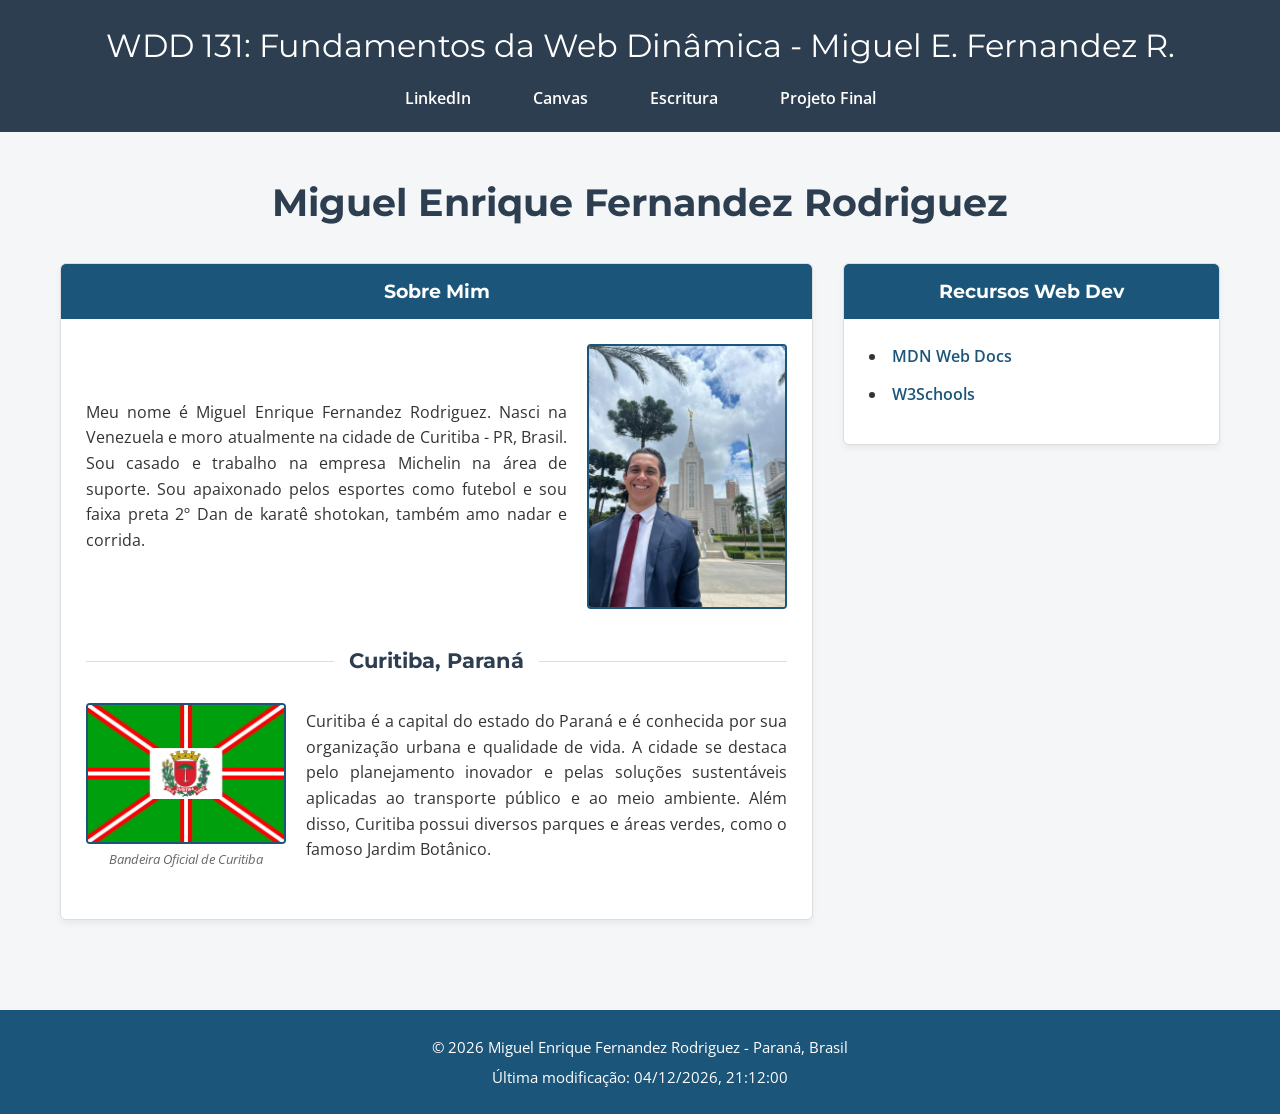
<file: index.html>
<!DOCTYPE html>
<html lang="pt-BR">

<head>
    <meta charset="UTF-8">
    <meta name="viewport" content="width=device-width, initial-scale=1.0">
    <title>WDD 131 – Fundamentos da Web Dinâmica - Miguel Enrique Fernandez Rodriguez</title>
    <link rel="stylesheet" href="estilos/base.css">
    <script src="scripts/obterdatas.js" defer></script>
    <meta name="description"
        content="WDD 131 – Fundamentos da Web Dinâmica. Página inicial de Miguel Enrique Fernandez Rodriguez.">
    <meta name="author" content="Miguel Enrique Fernandez Rodriguez">
    <link rel="preconnect" href="https://fonts.googleapis.com">
    <link rel="preconnect" href="https://fonts.gstatic.com" crossorigin>
    <link
        href="https://fonts.googleapis.com/css2?family=Montserrat:wght@400;700&family=Open+Sans:wght@400;600&display=swap"
        rel="stylesheet">
</head>

<body>

    <header>
        <h1><span id="course-title">WDD 131: Fundamentos da Web Dinâmica</span> - Miguel E. Fernandez R.
        </h1>
        <nav>
            <ul>
                <li><a href="https://www.linkedin.com/in/miguel-enrique-fernandez-rodriguez-088626b6/?isSelfProfile=false"
                        target="_blank">LinkedIn</a></li>
                <li><a href="https://byui.instructure.com/" target="_blank">Canvas</a></li>
                <li><a href="https://www.churchofjesuschrist.org/study/scriptures/bofm/2-ne/28?lang=por&id=p30#p30"
                        target="_blank">Escritura</a></li>
                <li><a href="#projeto-final">Projeto Final</a></li>
            </ul>
        </nav>
    </header>

    <main>
        <h2 class="main-title">Miguel Enrique Fernandez Rodriguez</h2>

        <div class="container-flex">
            <section class="card card-about">
                <div class="card-header">Sobre Mim</div>
                <div class="card-body">
                    <div class="profile-container">
                        <p class="profile-text">
                            Meu nome é Miguel Enrique Fernandez Rodriguez. Nasci na Venezuela e moro atualmente na
                            cidade de Curitiba - PR, Brasil. Sou casado e trabalho na empresa Michelin na área de
                            suporte. Sou apaixonado pelos esportes como futebol e sou faixa preta 2º Dan de karatê
                            shotokan, também amo nadar e corrida.
                        </p>
                        <div class="profile-img-container">
                            <img src="imagens/miguel.jpg" alt="Olá! Sou Miguel" width="200">
                        </div>
                    </div>

                    <div class="section-divider">
                        <h3>Curitiba, Paraná</h3>
                    </div>

                    <div class="city-container">
                        <div class="flag-container">
                            <div class="flag-box">
                                <img src="imagens/bandeira_curitiba.jpg" alt="Bandeira Oficial de Curitiba" width="200">
                            </div>
                            <div class="flag-caption">Bandeira Oficial de Curitiba</div>
                        </div>
                        <p class="city-text">
                            Curitiba é a capital do estado do Paraná e é conhecida por sua organização urbana e
                            qualidade de vida. A cidade se destaca pelo planejamento inovador e pelas soluções
                            sustentáveis aplicadas ao transporte público e ao meio ambiente. Além disso, Curitiba possui
                            diversos parques e áreas verdes, como o famoso Jardim Botânico.
                        </p>
                    </div>
                </div>
            </section>

            <section class="card card-resources">
                <div class="card-header">Recursos Web Dev</div>
                <div class="card-body">
                    <ul class="resources-list">
                        <li><a href="https://developer.mozilla.org" target="_blank">MDN Web Docs</a></li>
                        <li><a href="https://w3schools.com" target="_blank">W3Schools</a></li>
                    </ul>
                </div>
            </section>
        </div>
    </main>

    <footer>
        <p>&copy; <span id="anoAtual"></span> Miguel Enrique Fernandez Rodriguez - Paraná, Brasil</p>
        <p id="ultimaModificacao"></p>
    </footer>

</body>

</html>
</file>
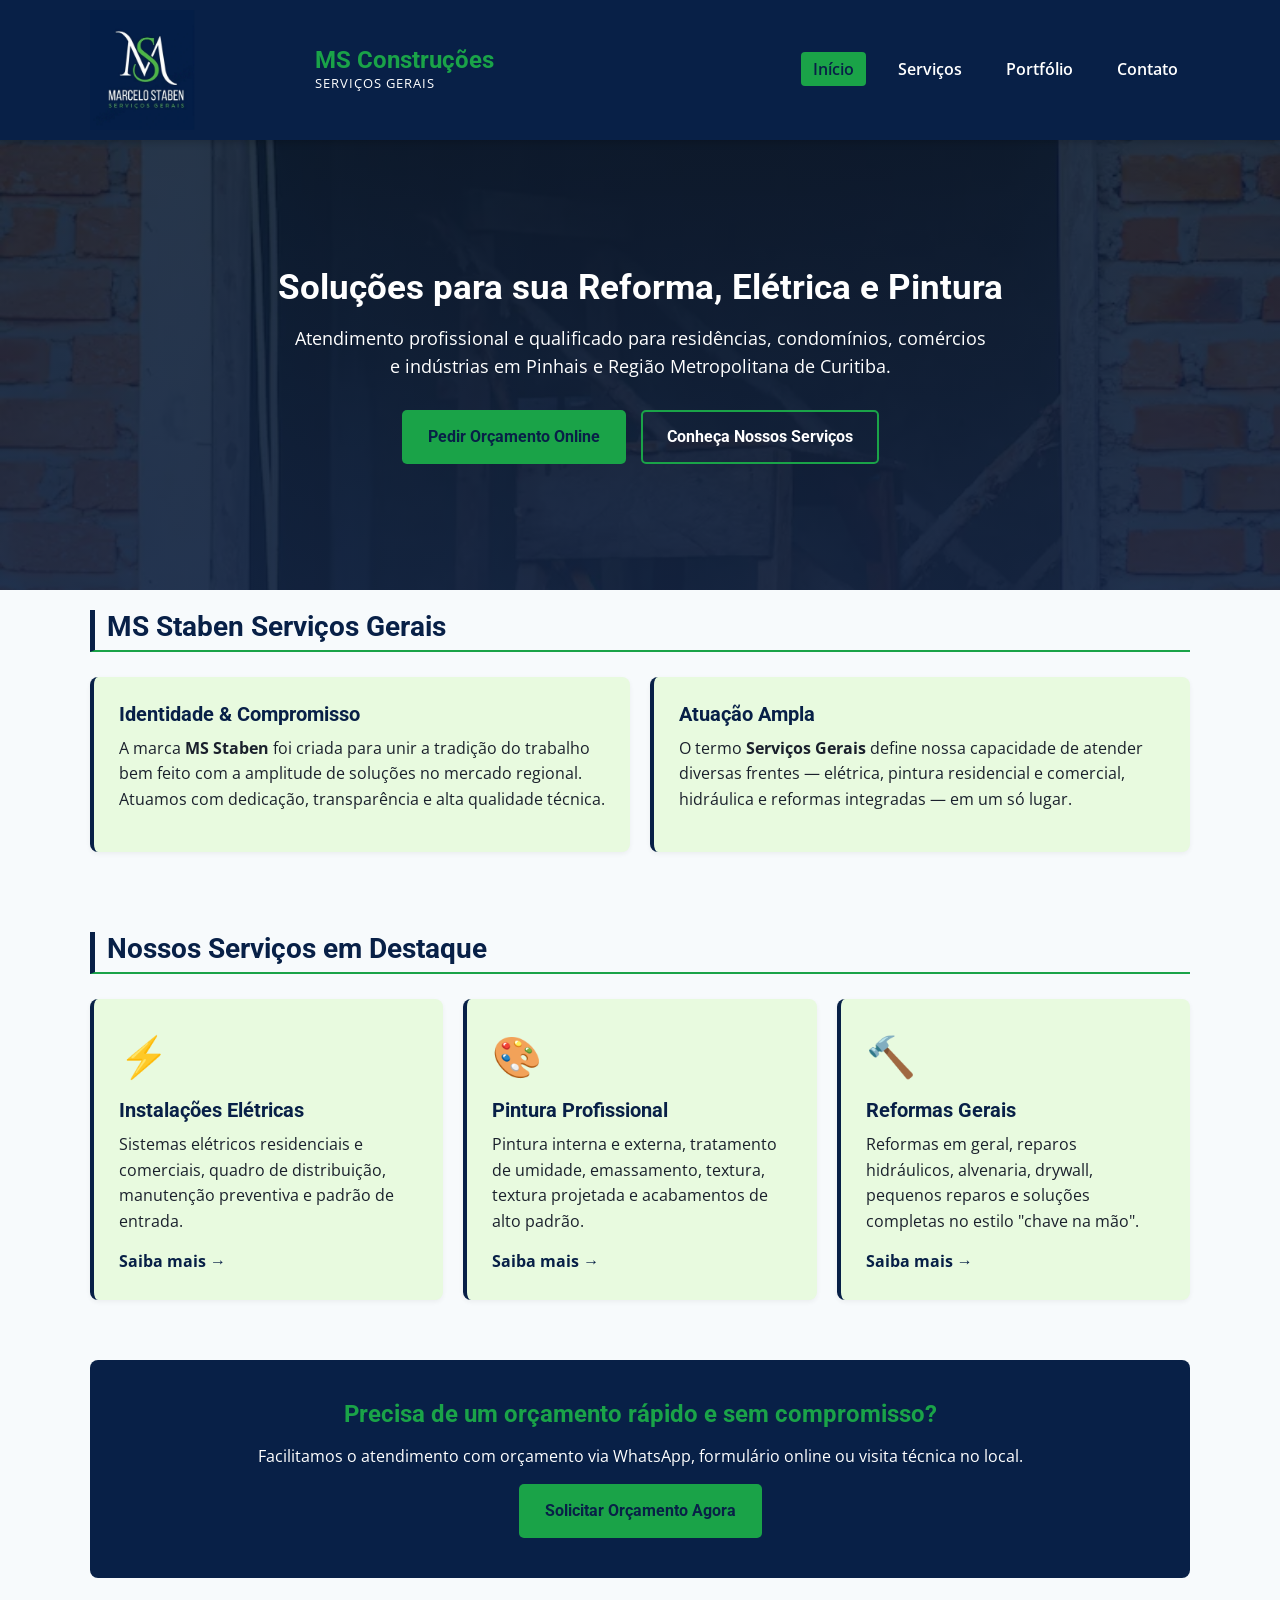
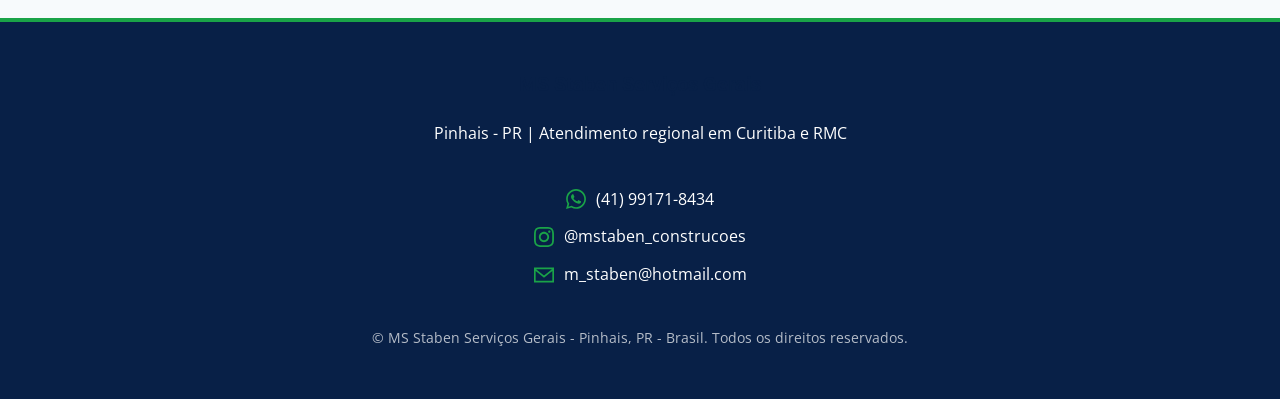
<file: projeto/index.html>
<!DOCTYPE html>
<html lang="pt-BR">

<head>
    <meta charset="UTF-8">
    <meta name="viewport" content="width=device-width, initial-scale=1.0">
    <meta name="description"
        content="MS Staben Serviços Gerais - Especialista em elétrica, pintura residencial e comercial, hidráulica e reformas em geral em Pinhais e região.">
    <title>Início | MS Staben Serviços Gerais</title>


    <link rel="preconnect" href="https://fonts.googleapis.com">
    <link rel="preconnect" href="https://fonts.gstatic.com" crossorigin>
    <link href="https://fonts.googleapis.com/css2?family=Open+Sans:wght@400;600&family=Roboto:wght@500;700&display=swap"
        rel="stylesheet">


    <link rel="stylesheet" href="estilos/estilos.css">
    <link rel="stylesheet" href="estilos/estilos-mobile.css">
    <script src="scripts/scripts.js" defer></script>
</head>

<body>


    <header class="header-principal">
        <div class="container header-container">
            <a href="index.html" class="logo">

                <img src="imagens/MSLOGONOVO.webp" alt="Logo MS Staben Serviços Gerais" class="logo-img" width="200"
                    height="60">
                <div class="logo-texto">
                    <span class="logo-marca">MS Construções</span>
                    <span class="logo-sub">Serviços Gerais</span>
                </div>
            </a>

            <button class="nav-toggle" id="navToggle" aria-label="Abrir menu de navegação">
                <span class="hamburger"></span>
            </button>

            <nav class="nav-menu" id="navMenu">
                <ul>
                    <li><a href="index.html" class="active">Início</a></li>
                    <li><a href="servicos.html">Serviços</a></li>
                    <li><a href="portfolio.html">Portfólio</a></li>
                    <li><a href="contato.html">Contato</a></li>
                </ul>
            </nav>
        </div>
    </header>


    <section class="hero-banner">
        <img src="imagens/fundoobra.webp" alt="MS Staben - Serviços Gerais" class="hero-bg-img">
        <div class="hero-overlay"></div>

        <div class="container hero-content">
            <h1>Soluções para sua Reforma, Elétrica e Pintura</h1>
            <p>Atendimento profissional e qualificado para residências, condomínios, comércios e indústrias em Pinhais e
                Região Metropolitana de Curitiba.</p>
            <div class="hero-buttons">
                <a href="contato.html" class="btn btn-primary">Pedir Orçamento Online</a>
                <a href="servicos.html" class="btn btn-secondary">Conheça Nossos Serviços</a>
            </div>
        </div>
    </section>


    <main>

        <section class="secao-info">
            <div class="container">
                <h2 class="titulo-secao">MS Staben Serviços Gerais</h2>
                <div class="card-grid">
                    <article class="card">
                        <h3>Identidade &amp; Compromisso</h3>
                        <p>A marca <strong>MS Staben</strong> foi criada para unir a tradição do trabalho bem feito com
                            a amplitude de soluções no mercado regional. Atuamos com dedicação, transparência e alta
                            qualidade técnica.</p>
                    </article>
                    <article class="card">
                        <h3>Atuação Ampla</h3>
                        <p>O termo <strong>Serviços Gerais</strong> define nossa capacidade de atender diversas frentes
                            — elétrica, pintura residencial e comercial, hidráulica e reformas integradas — em um só
                            lugar.</p>
                    </article>
                </div>
            </div>
        </section>


        <section class="secao-servicos-destaque">
            <div class="container">
                <h2 class="titulo-secao">Nossos Serviços em Destaque</h2>
                <div class="grid-tres-colunas">

                    <div class="card-servico">

                        <div class="icone-servico">⚡</div>
                        <h3>Instalações Elétricas</h3>
                        <p>Sistemas elétricos residenciais e comerciais, quadro de distribuição, manutenção preventiva e
                            padrão de entrada.</p>
                        <a href="servicos.html#eletrica" class="link-acao">Saiba mais &rarr;</a>
                    </div>

                    <div class="card-servico">

                        <div class="icone-servico">🎨</div>
                        <h3>Pintura Profissional</h3>
                        <p>Pintura interna e externa, tratamento de umidade, emassamento, textura, textura projetada e
                            acabamentos de alto padrão.</p>
                        <a href="servicos.html#pintura" class="link-acao">Saiba mais &rarr;</a>
                    </div>

                    <div class="card-servico">

                        <div class="icone-servico">🔨</div>
                        <h3>Reformas Gerais</h3>
                        <p>Reformas em geral, reparos hidráulicos, alvenaria, drywall, pequenos reparos e soluções
                            completas no estilo "chave na mão".</p>
                        <a href="servicos.html#reformas" class="link-acao">Saiba mais &rarr;</a>
                    </div>

                </div>
            </div>
        </section>


        <section class="secao-cta">
            <div class="container cta-box">
                <h2>Precisa de um orçamento rápido e sem compromisso?</h2>
                <p>Facilitamos o atendimento com orçamento via WhatsApp, formulário online ou visita técnica no local.
                </p>
                <a href="contato.html" class="btn btn-primary">Solicitar Orçamento Agora</a>
            </div>
        </section>
    </main>


    <footer class="footer-principal">
        <div class="container footer-content">
            <h3>MS Staben Serviços Gerais</h3>
            <p>Pinhais - PR | Atendimento regional em Curitiba e RMC</p>

            <div class="footer-redes">
                <a href="https://wa.me/5541991718434" target="_blank" rel="noopener noreferrer" class="link-social">
                    <svg class="icone-redes" viewBox="0 0 24 24" fill="currentColor">
                        <path
                            d="M.057 24l1.687-6.163c-1.041-1.804-1.588-3.849-1.587-5.946.003-6.556 5.338-11.891 11.893-11.891 3.181.001 6.167 1.24 8.413 3.488 2.245 2.248 3.481 5.236 3.48 8.414-.003 6.557-5.338 11.892-11.893 11.892-1.99-.001-3.951-.5-5.688-1.448l-6.305 1.654zm6.597-3.807c1.676.995 3.276 1.591 5.392 1.592 5.448 0 9.886-4.434 9.889-9.885.002-5.462-4.415-9.89-9.881-9.892-5.452 0-9.887 4.434-9.889 9.884-.001 2.225.651 3.891 1.746 5.634l-.999 3.648 3.742-.981zm11.387-5.464c-.074-.124-.272-.198-.57-.347-.297-.149-1.758-.868-2.031-.967-.272-.099-.47-.149-.669.149-.198.297-.768.967-.941 1.165-.173.198-.347.223-.644.074-.297-.149-1.255-.462-2.39-1.475-.883-.788-1.48-1.761-1.653-2.059-.173-.297-.018-.458.13-.606.134-.133.297-.347.446-.521.151-.172.2-.296.3-.495.099-.198.05-.372-.025-.521-.075-.148-.669-1.611-.916-2.206-.242-.579-.487-.501-.669-.51l-.57-.01c-.198 0-.52.074-.792.372s-1.04 1.016-1.04 2.479 1.065 2.876 1.213 3.074c.149.198 2.095 3.2 5.076 4.487.709.306 1.263.489 1.694.626.712.226 1.36.194 1.872.118.571-.085 1.758-.719 2.006-1.413.248-.695.248-1.29.173-1.414z" />
                    </svg>
                    <span>(41) 99171-8434</span>
                </a>

                <a href="https://www.instagram.com/mstaben_construcoes" target="_blank" rel="noopener noreferrer"
                    class="link-social">
                    <svg class="icone-redes" viewBox="0 0 24 24" fill="currentColor">
                        <path
                            d="M12 2.163c3.204 0 3.584.012 4.85.07 3.252.148 4.771 1.691 4.919 4.919.058 1.265.069 1.645.069 4.849 0 3.205-.012 3.584-.069 4.849-.149 3.225-1.664 4.771-4.919 4.919-1.266.058-1.644.07-4.85.07-3.204 0-3.584-.012-4.849-.07-3.26-.149-4.771-1.699-4.919-4.92-.058-1.265-.07-1.644-.07-4.849 0-3.204.013-3.583.07-4.849.149-3.227 1.664-4.771 4.919-4.919 1.266-.057 1.645-.069 4.849-.069zm0-2.163c-3.259 0-3.667.014-4.947.072-4.358.2-6.78 2.618-6.98 6.98-.059 1.281-.073 1.689-.073 4.948 0 3.259.014 3.668.072 4.948.2 4.358 2.618 6.78 6.98 6.98 1.281.058 1.689.072 4.948.072 3.259 0 3.668-.014 4.948-.072 4.354-.2 6.782-2.618 6.979-6.98.059-1.28.073-1.689.073-4.948 0-3.259-.014-3.667-.072-4.947-.196-4.354-2.617-6.78-6.979-6.98-1.281-.059-1.69-.073-4.949-.073zm0 5.838c-3.403 0-6.162 2.759-6.162 6.162s2.759 6.163 6.162 6.163 6.162-2.759 6.162-6.163c0-3.403-2.759-6.162-6.162-6.162zm0 10.162c-2.209 0-4-1.79-4-4 0-2.209 1.791-4 4-4s4 1.791 4 4c0 2.21-1.791 4-4 4zm6.406-11.845c-.796 0-1.441.645-1.441 1.44s.645 1.44 1.441 1.44c.795 0 1.439-.645 1.439-1.44s-.644-1.44-1.439-1.44z" />
                    </svg>
                    <span>@mstaben_construcoes</span>
                </a>

                <a href="mailto:m_staben@hotmail.com" class="link-social">
                    <svg class="icone-redes" viewBox="0 0 24 24" fill="currentColor">
                        <path
                            d="M0 3v18h24v-18h-24zm21.518 2l-9.518 7.713-9.518-7.713h19.036zm-19.518 14v-11.817l10 8.104 10-8.104v11.817h-20z" />
                    </svg>
                    <span>m_staben@hotmail.com</span>
                </a>
            </div>

            <p class="copyright">&copy; MS Staben Serviços Gerais - Pinhais, PR - Brasil. Todos os direitos reservados.
            </p>
        </div>
    </footer>
</body>

</html>
</file>
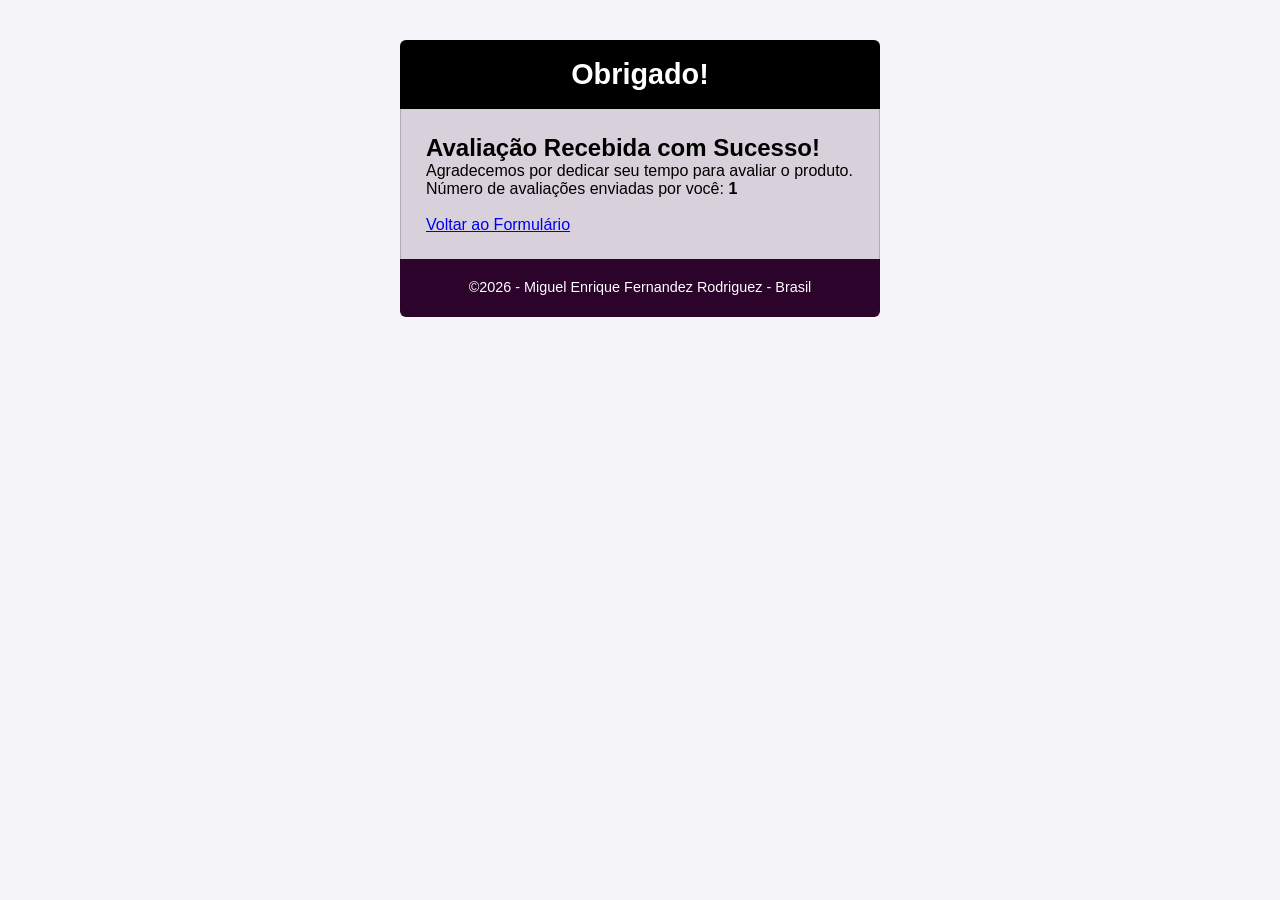
<file: avaliacao.html>
<!DOCTYPE html>
<html lang="pt-BR">

<head>
    <meta charset="UTF-8">
    <meta name="viewport" content="width=device-width, initial-scale=1.0">
    <meta name="description"
        content="Página de confirmação de envio da avaliação do produto e contador de avaliações concluídas.">
    <meta name="author" content="Miguel Enrique Fernandez Rodriguez">
    <title>Confirmação da Avaliação</title>
    <link rel="stylesheet" href="estilos/formulario.css">
    <script src="scripts/formulario.js" defer></script>
</head>

<body>

    <header>
        <h1>Obrigado!</h1>
    </header>

    <main>
        <div>
            <h2>Avaliação Recebida com Sucesso!</h2>
            <p>Agradecemos por dedicar seu tempo para avaliar o produto.</p>
            <p>Número de avaliações enviadas por você: <strong id="contador-avaliacoes">0</strong></p>
            <br>
            <a href="form.html">Voltar ao Formulário</a>
        </div>
    </main>

    <footer>
        <p>&copy;2026 - Miguel Enrique Fernandez Rodriguez - Brasil</p>
    </footer>

</body>

</html>
</file>
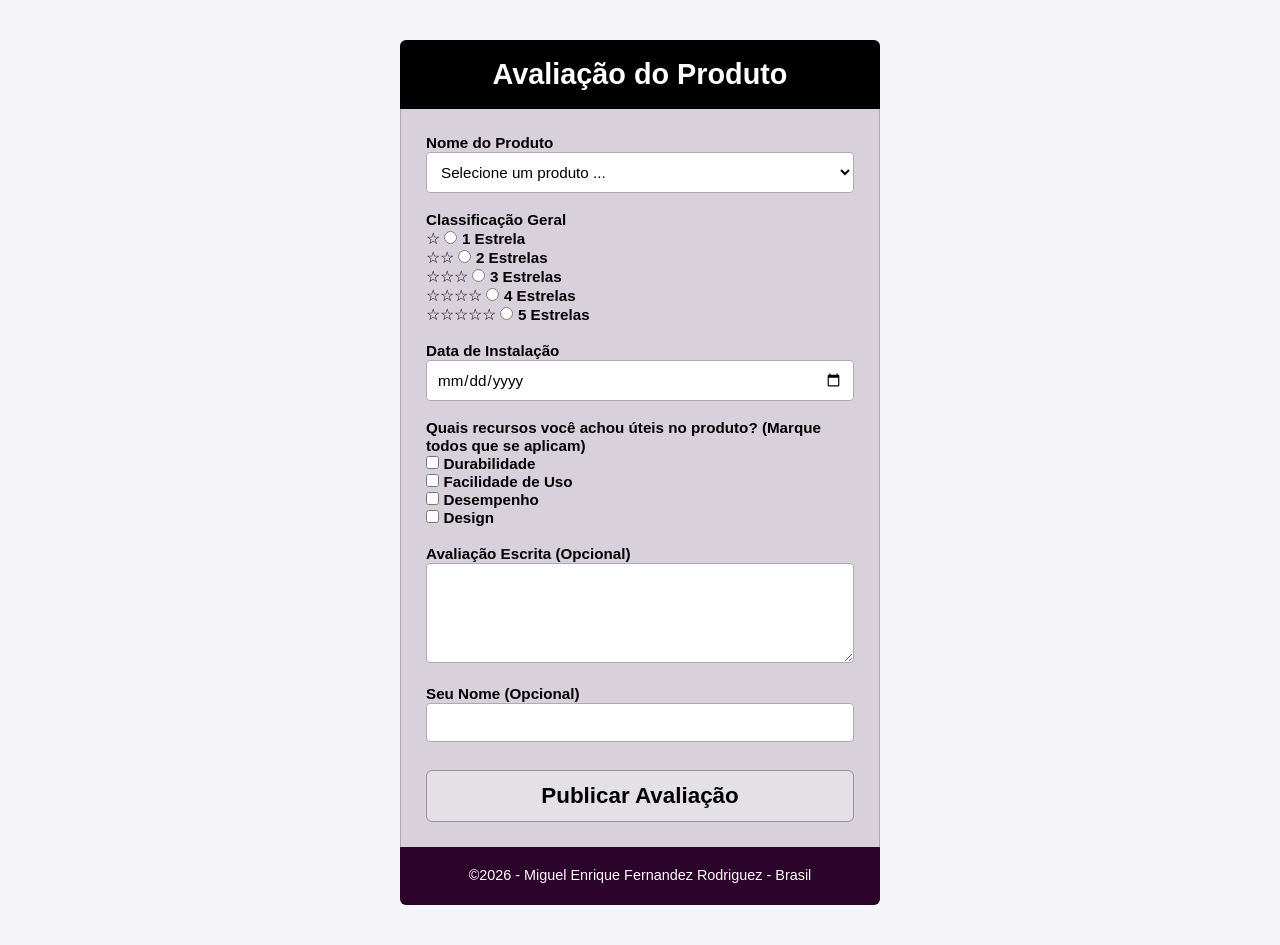
<file: formulario.html>
<!DOCTYPE html>
<html lang="pt-BR">

<head>
    <meta charset="UTF-8">
    <meta name="viewport" content="width=device-width, initial-scale=1.0">
    <meta name="description"
        content="Formulário de avaliação de produtos para envio de feedback, classificação geral por estrelas e recursos utilizados.">
    <meta name="author" content="Miguel Enrique Fernandez Rodriguez">
    <title>Avaliação do Produto</title>
    <link rel="stylesheet" href="estilos/formulario.css">
    <script src="scripts/formulario.js" defer></script>
</head>

<body>

    <header>
        <h1>Avaliação do Produto</h1>
    </header>

    <main>
        <form action="avaliacao.html" method="get">

            <div>
                <label for="produto">Nome do Produto</label>
                <select id="produto" name="produto" required>
                    <option value="" disabled selected>Selecione um produto ...</option>
                </select>
            </div>

            <div>
                <label>Classificação Geral</label>
                <div>
                    <div>
                        <span>&star;</span>
                        <input type="radio" id="star1" name="classificacao" value="1" required>
                        <label for="star1">1 Estrela</label>
                    </div>
                    <div>
                        <span>&star;&star;</span>
                        <input type="radio" id="star2" name="classificacao" value="2" required>
                        <label for="star2">2 Estrelas</label>
                    </div>
                    <div>
                        <span>&star;&star;&star;</span>
                        <input type="radio" id="star3" name="classificacao" value="3" required>
                        <label for="star3">3 Estrelas</label>
                    </div>
                    <div>
                        <span>&star;&star;&star;&star;</span>
                        <input type="radio" id="star4" name="classificacao" value="4" required>
                        <label for="star4">4 Estrelas</label>
                    </div>
                    <div>
                        <span>&star;&star;&star;&star;&star;</span>
                        <input type="radio" id="star5" name="classificacao" value="5" required>
                        <label for="star5">5 Estrelas</label>
                    </div>
                </div>
            </div>


            <div>
                <label for="data-instalacao">Data de Instalação</label>
                <input type="date" id="data-instalacao" name="data_instalacao" required>
            </div>


            <div>
                <label>Quais recursos você achou úteis no produto? (Marque todos que se aplicam)</label>
                <div>
                    <div>
                        <input type="checkbox" id="durabilidade" name="recursos" value="Durabilidade">
                        <label for="durabilidade">Durabilidade</label>
                    </div>
                    <div>
                        <input type="checkbox" id="facilidade" name="recursos" value="Facilidade de Uso">
                        <label for="facilidade">Facilidade de Uso</label>
                    </div>
                    <div>
                        <input type="checkbox" id="desempenho" name="recursos" value="Desempenho">
                        <label for="desempenho">Desempenho</label>
                    </div>
                    <div>
                        <input type="checkbox" id="design" name="recursos" value="Design">
                        <label for="design">Design</label>
                    </div>
                </div>
            </div>

            <div>
                <label for="avaliacao">Avaliação Escrita (Opcional)</label>
                <textarea id="avaliacao" name="avaliacao"></textarea>
            </div>

            <div>
                <label for="nome-usuario">Seu Nome (Opcional)</label>
                <input type="text" id="nome-usuario" name="nome_usuario">
            </div>

            <input type="submit" value="Publicar Avaliação">

        </form>
    </main>

    <footer>
        <p>&copy;2026 - Miguel Enrique Fernandez Rodriguez - Brasil </p>

    </footer>


</body>

</html>
</file>
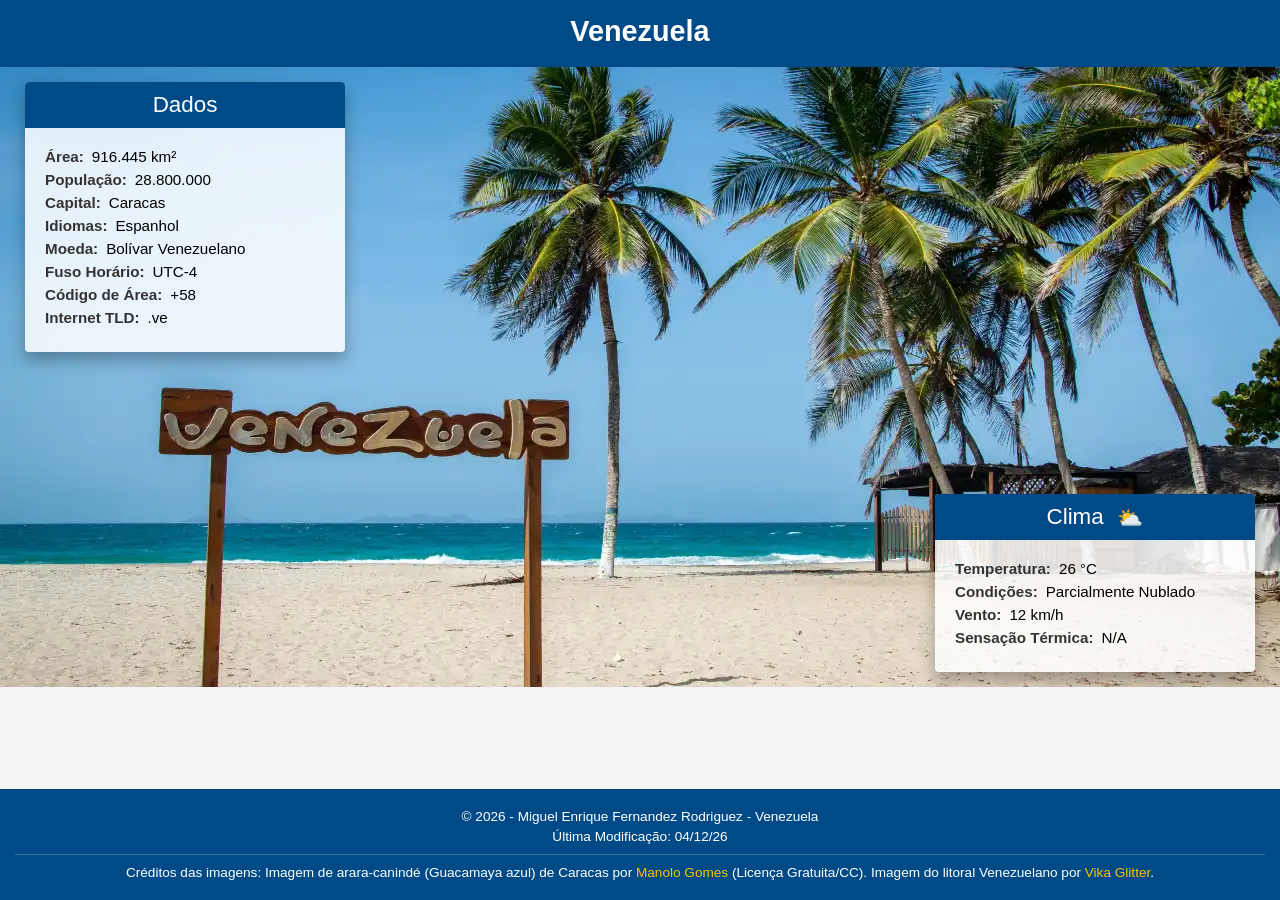
<file: local.html>
<!DOCTYPE html>
<html lang="pt-BR">

<head>
    <meta charset="UTF-8">
    <meta name="viewport" content="width=device-width, initial-scale=1.0">
    <meta name="description"
        content="Explore as paisagens deslumbrantes da Venezuela, dados demográficos essenciais, informações sobre a capital Caracas e o clima em tempo real.">
    <meta name="">
    <title>Venezuela</title>


    <link rel="stylesheet" href="estilos/local.css">
    <script src="scripts/local.js" defer></script>
</head>

<body>


    <header>
        <h1>Venezuela</h1>
    </header>


    <main class="content-container">


        <div class="image-wrapper">
            <picture>

                <source srcset="imagens/venezuelaprincipal2.webp" media="(min-width: 1024px)">


                <img src="imagens/venezuela6.webp" alt="Paisagens da Venezuela" class="featured-image">
            </picture>
        </div>


        <div class="cards-overlay-wrapper">


            <section class="card card-data">
                <div class="card-header">
                    <h2>Dados</h2>
                </div>
                <div class="card-content">
                    <ul class="info-list">
                        <li class="info-item">
                            <span class="info-label">Área:</span>
                            <span class="info-value">916.445 km²</span>
                        </li>
                        <li class="info-item">
                            <span class="info-label">População:</span>
                            <span class="info-value">28.800.000</span>
                        </li>
                        <li class="info-item">
                            <span class="info-label">Capital:</span>
                            <span class="info-value">Caracas</span>
                        </li>
                        <li class="info-item">
                            <span class="info-label">Idiomas:</span>
                            <span class="info-value">Espanhol</span>
                        </li>
                        <li class="info-item">
                            <span class="info-label">Moeda:</span>
                            <span class="info-value">Bolívar Venezuelano</span>
                        </li>
                        <li class="info-item">
                            <span class="info-label">Fuso Horário:</span>
                            <span class="info-value">UTC-4</span>
                        </li>
                        <li class="info-item">
                            <span class="info-label">Código de Área:</span>
                            <span class="info-value">+58</span>
                        </li>
                        <li class="info-item">
                            <span class="info-label">Internet TLD:</span>
                            <span class="info-value">.ve</span>
                        </li>
                    </ul>
                </div>
            </section>


            <section class="card card-weather">
                <div class="card-header">
                    <h2>Clima</h2>
                    <span class="header-weather-icon">⛅</span>
                </div>
                <div class="card-content">


                    <div class="weather-visual-container">
                        <img src="imagens/clima.svg" alt="Ícone de Parcialmente Nublado" class="weather-illustration">
                    </div>

                    <ul class="info-list">
                        <li class="info-item">
                            <span class="info-label">Temperatura:</span>
                            <span id="html-temperatura" class="info-value">-- °C</span>
                        </li>
                        <li class="info-item">
                            <span class="info-label">Condições:</span>
                            <span class="info-value">Parcialmente Nublado</span>
                        </li>
                        <li class="info-item">
                            <span class="info-label">Vento:</span>
                            <span id="html-vento" class="info-value">-- km/h</span>
                        </li>
                        <li class="info-item">
                            <span class="info-label">Sensação Térmica:</span>
                            <span id="html-sensacao" class="info-value">--</span>
                        </li>
                    </ul>
                </div>
            </section>

        </div>
    </main>


    <footer>
        <div class="footer-credits">
            <p>&copy; 2026 - Miguel Enrique Fernandez Rodriguez - Venezuela</p>
            <p class="modified-date">Última Modificação:</p>
        </div>
        <hr class="footer-divider">
        <div class="footer-licenses">
            <p>Créditos das imagens: Imagem de arara-canindé (Guacamaya azul) de Caracas por <a
                    href="https://unsplash.com/pt-br/fotografias/tres-passaros-de-arara-amarela-e-azul-empoleirados-em-galho-marrom-kQt5KVwt4rM"
                    target="_blank">Manolo Gomes</a> (Licença
                Gratuita/CC). Imagem do litoral Venezuelano por <a
                    href="https://www.pexels.com/pt-br/foto/mar-praia-litoral-areia-26310020/" target="_blank">Vika
                    Glitter</a>. </p>
        </div>
    </footer>

</body>

</html>
</file>
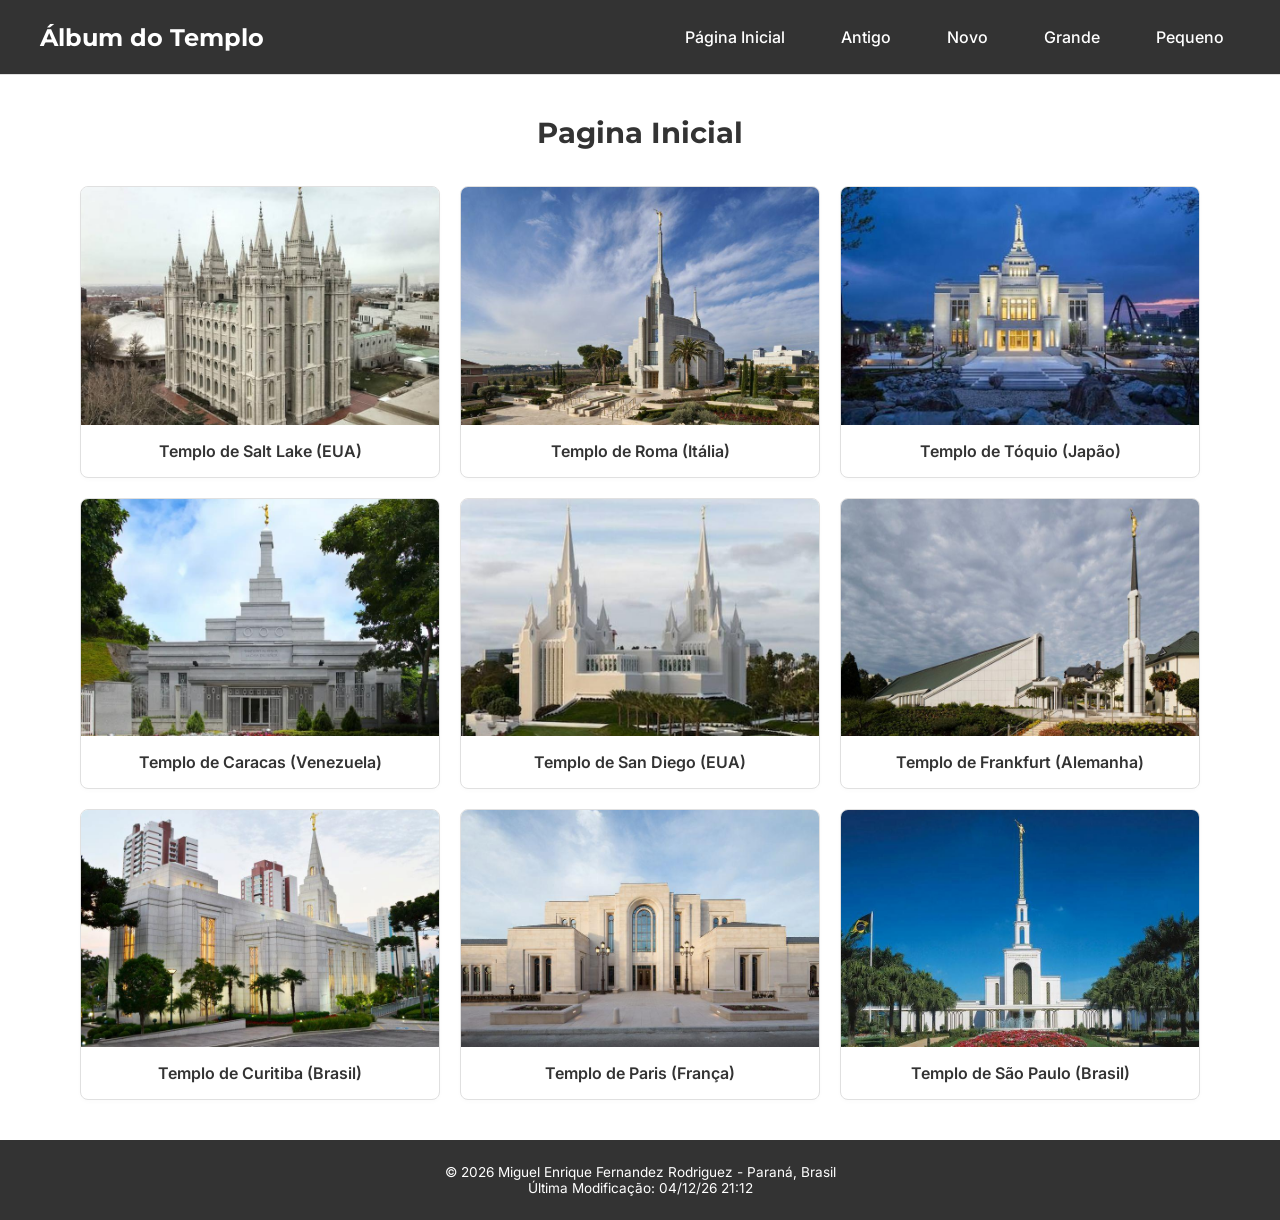
<file: templos.html>
<!DOCTYPE html>
<html lang="pt-BR">

<head>
    <meta charset="UTF-8">
    <meta name="viewport" content="width=device-width, initial-scale=1.0">
    <meta name="description"
        content="Álbum de fotos e galeria responsiva dos templos religiosos ao redor do mundo, apresentando arquiteturas modernas e antigas.">
    <meta name="author" content="Miguel Enrique Fernandez Rodriguez">
    <title>Album do Templo</title>
    <link rel="preconnect" href="https://fonts.googleapis.com">
    <link rel="preconnect" href="https://fonts.gstatic.com" crossorigin>
    <link href="https://fonts.googleapis.com/css2?family=Inter:wght@400;500&family=Montserrat:wght@600;700&display=swap"
        rel="stylesheet">
    <link rel="stylesheet" href="estilos/templos.css">
    <link rel="stylesheet" href="estilos/templos-grande.css">
    <script src="scripts/templos.js" defer></script>
</head>

<body>
    <header>
        <p class="header-title">Álbum do Templo</p>
        <button id="menu-toggle" aria-label="Abrir menu">☰</button>
        <nav id="nav-menu">
            <ul>
                <li><a href="templos.html">Página Inicial</a></li>
                <li><a href="antigo.html">Antigo</a></li>
                <li><a href="novo.html">Novo</a></li>
                <li><a href="grande.html">Grande</a></li>
                <li><a href="pequeno.html">Pequeno</a></li>
            </ul>
        </nav>
    </header>

    <main>
        <h1>Pagina Inicial</h1>

        <figure>
            <img src="imagens/templo_salt_lake_6.jpg" alt="Templo de Salt Lake, Utah" width="200">
            <figcaption>Templo de Salt Lake (EUA)</figcaption>
        </figure>

        <figure>
            <img src="imagens/templo_roma.jpg" alt="Templo de Roma, Italia" width="200">
            <figcaption>Templo de Roma (Itália)</figcaption>
        </figure>

        <figure>
            <img src="imagens/templo_tokio2.jpg" alt="Templo de Toquio, Japão" width="200">
            <figcaption>Templo de Tóquio (Japão)</figcaption>
        </figure>

        <figure>
            <img src="imagens/caracas_venezuela_temple.jpg" alt="Templo de Caracas, Venezuela" width="200">
            <figcaption>Templo de Caracas (Venezuela)</figcaption>
        </figure>

        <figure>
            <img src="imagens/templo_san_diego1.jpg" alt="Templo de San Diego, USA" width="200">
            <figcaption>Templo de San Diego (EUA)</figcaption>
        </figure>

        <figure>
            <img src="imagens/templo_frankfurt.jpg" alt="Templo de Frankfurt, Alemanha" width="200">
            <figcaption>Templo de Frankfurt (Alemanha)</figcaption>
        </figure>

        <figure>
            <img src="imagens/templo_curitiba.jpg" alt="Templo de Curitiba, Brasil" width="200">
            <figcaption>Templo de Curitiba (Brasil)</figcaption>
        </figure>

        <figure>
            <img src="imagens/templo_paris.jpg" alt="Templo de Paris, França" width="200">
            <figcaption>Templo de Paris (França)</figcaption>
        </figure>

        <figure>
            <img src="imagens/templo_sao_paulo1.jpg" alt="Templo de São Paulo, Brasil" width="200">
            <figcaption>Templo de São Paulo (Brasil)</figcaption>
        </figure>
    </main>

    <footer>
        <p>&copy; <span id="anoAtual"></span> Miguel Enrique Fernandez Rodriguez - Paraná, Brasil</p>
        <p id="ultimaModificacao"></p>
    </footer>
</body>

</html>
</file>
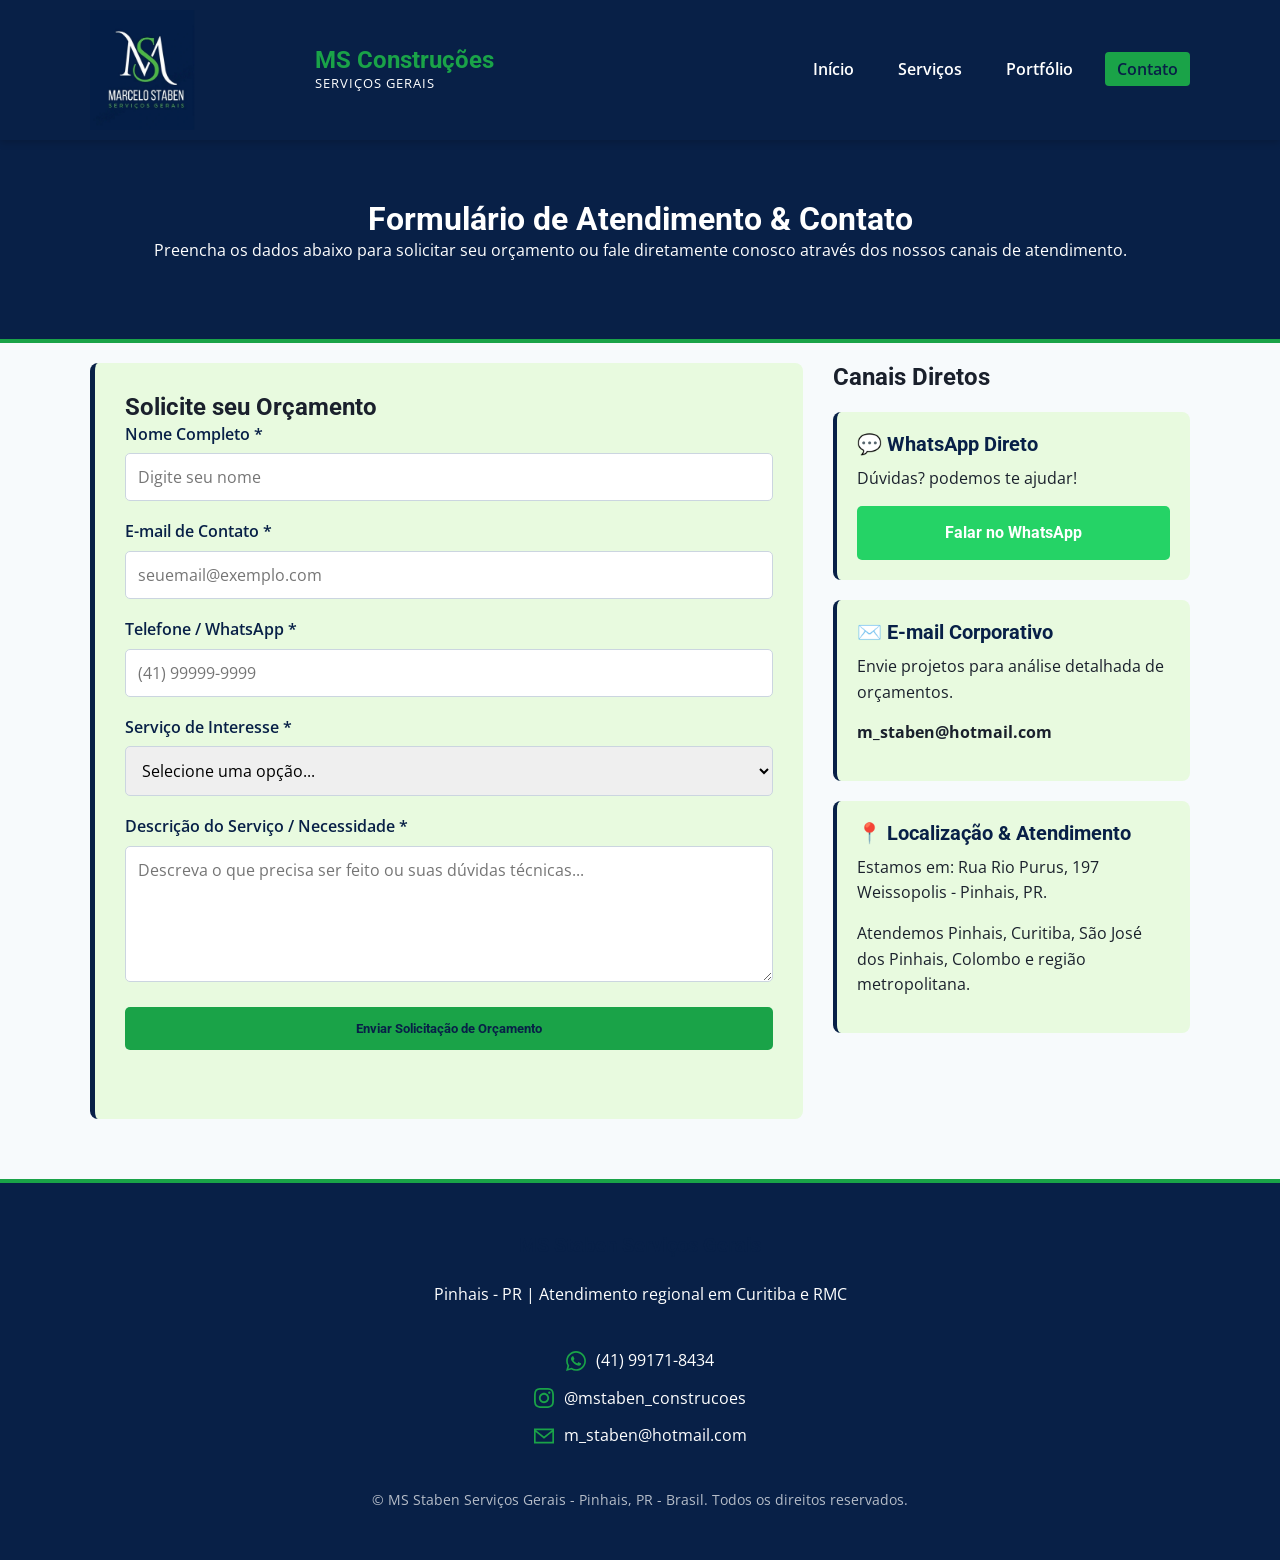
<file: projeto/contato.html>
<!DOCTYPE html>
<html lang="pt-BR">

<head>
    <meta charset="UTF-8">
    <meta name="viewport" content="width=device-width, initial-scale=1.0">
    <meta name="description"
        content="Entre em contato com a MS Staben Serviços Gerais. Solicite seu orçamento online ou tire suas dúvidas técnicas via formulário ou WhatsApp.">
    <title>Contato | MS Staben Serviços Gerais</title>

    <link rel="preconnect" href="https://fonts.googleapis.com">
    <link rel="preconnect" href="https://fonts.gstatic.com" crossorigin>
    <link href="https://fonts.googleapis.com/css2?family=Open+Sans:wght@400;600&family=Roboto:wght@500;700&display=swap"
        rel="stylesheet">
    <link rel="stylesheet" href="estilos/estilos.css">
    <link rel="stylesheet" href="estilos/estilos-mobile.css">
    <script src="scripts/scripts.js" defer></script>
</head>

<body>

    <header class="header-principal">
        <div class="container header-container">
            <a href="index.html" class="logo">
                <img src="imagens/MSLOGONOVO.webp" alt="Logo MS Staben Serviços Gerais" class="logo-img" width="200"
                    height="60">
                <div class="logo-texto">
                    <span class="logo-marca">MS Construções</span>
                    <span class="logo-sub">Serviços Gerais</span>
                </div>
            </a>

            <button class="nav-toggle" id="navToggle" aria-label="Abrir menu de navegação">
                <span class="hamburger"></span>
            </button>

            <nav class="nav-menu" id="navMenu">
                <ul>
                    <li><a href="index.html">Início</a></li>
                    <li><a href="servicos.html">Serviços</a></li>
                    <li><a href="portfolio.html">Portfólio</a></li>
                    <li><a href="contato.html" class="active">Contato</a></li>
                </ul>
            </nav>
        </div>
    </header>

    <section class="page-header">
        <div class="container">
            <h1>Formulário de Atendimento &amp; Contato</h1>
            <p>Preencha os dados abaixo para solicitar seu orçamento ou fale diretamente conosco através dos nossos
                canais de atendimento.</p>
        </div>
    </section>

    <main class="container">

        <div class="grid-contato">


            <section class="coluna-form">
                <h2>Solicite seu Orçamento</h2>

                <form id="formOrcamento" class="form-atendimento" novalidate>

                    <div class="campo-form">
                        <label for="nome">Nome Completo *</label>
                        <input type="text" id="nome" name="nome" required placeholder="Digite seu nome">
                        <span class="msg-erro" id="erroNome"></span>
                    </div>

                    <div class="campo-form">
                        <label for="email">E-mail de Contato *</label>
                        <input type="email" id="email" name="email" required placeholder="seuemail@exemplo.com">
                        <span class="msg-erro" id="erroEmail"></span>
                    </div>

                    <div class="campo-form">
                        <label for="telefone">Telefone / WhatsApp *</label>
                        <input type="tel" id="telefone" name="telefone" required placeholder="(41) 99999-9999">
                        <span class="msg-erro" id="erroTelefone"></span>
                    </div>

                    <div class="campo-form">
                        <label for="servico">Serviço de Interesse *</label>
                        <select id="servico" name="servico" required>
                            <option value="">Selecione uma opção...</option>
                            <option value="Eletrica">Instalações Elétricas</option>
                            <option value="Pintura">Pintura Residencial / Comercial</option>
                            <option value="Reformas">Reformas em Geral / Hidráulica</option>
                            <option value="Outro">Outros / Dúvidas Técnicas</option>
                        </select>
                        <span class="msg-erro" id="erroServico"></span>
                    </div>

                    <div class="campo-form">
                        <label for="mensagem">Descrição do Serviço / Necessidade *</label>
                        <textarea id="mensagem" name="mensagem" rows="5" required
                            placeholder="Descreva o que precisa ser feito ou suas dúvidas técnicas..."></textarea>
                        <span class="msg-erro" id="erroMensagem"></span>
                    </div>

                    <button type="submit" class="btn btn-primary btn-block">Enviar Solicitação de Orçamento</button>

                    <div id="statusForm" class="status-form" aria-live="polite"></div>
                </form>


                <div id="historicoContainer" class="historico-container" style="display: none;">
                    <h3>Sua Última Solicitação Enviada (Salva no Navegador)</h3>
                    <div id="historicoConteudo" class="historico-card"></div>
                    <button id="btnLimparHistorico" class="btn btn-sm">Limpar histórico salvo</button>
                </div>
            </section>


            <aside class="coluna-info">
                <h2>Canais Diretos</h2>

                <div class="card-contato-direto">
                    <h3>💬 WhatsApp Direto</h3>
                    <p>Dúvidas? podemos te ajudar!</p>
                    <a href="https://wa.me/5541991718434" target="_blank" rel="noopener noreferrer"
                        class="btn btn-whatsapp">Falar
                        no WhatsApp</a>
                </div>

                <div class="card-contato-direto">
                    <h3>✉️ E-mail Corporativo</h3>
                    <p>Envie projetos para análise detalhada de orçamentos.</p>
                    <p><strong>m_staben@hotmail.com</strong></p>
                </div>

                <div class="card-contato-direto">
                    <h3>📍 Localização &amp; Atendimento</h3>
                    <p>Estamos em: Rua Rio Purus, 197 Weissopolis - Pinhais, PR.</p>
                    <p>Atendemos Pinhais, Curitiba, São José dos Pinhais, Colombo e região metropolitana.</p>
                </div>
            </aside>

        </div>

    </main>

    <footer class="footer-principal">
        <div class="container footer-content">
            <h3>MS Staben Serviços Gerais</h3>
            <p>Pinhais - PR | Atendimento regional em Curitiba e RMC</p>

            <div class="footer-redes">
                <a href="https://wa.me/5541991718434" target="_blank" rel="noopener noreferrer" class="link-social">
                    <svg class="icone-redes" viewBox="0 0 24 24" fill="currentColor">
                        <path
                            d="M.057 24l1.687-6.163c-1.041-1.804-1.588-3.849-1.587-5.946.003-6.556 5.338-11.891 11.893-11.891 3.181.001 6.167 1.24 8.413 3.488 2.245 2.248 3.481 5.236 3.48 8.414-.003 6.557-5.338 11.892-11.893 11.892-1.99-.001-3.951-.5-5.688-1.448l-6.305 1.654zm6.597-3.807c1.676.995 3.276 1.591 5.392 1.592 5.448 0 9.886-4.434 9.889-9.885.002-5.462-4.415-9.89-9.881-9.892-5.452 0-9.887 4.434-9.889 9.884-.001 2.225.651 3.891 1.746 5.634l-.999 3.648 3.742-.981zm11.387-5.464c-.074-.124-.272-.198-.57-.347-.297-.149-1.758-.868-2.031-.967-.272-.099-.47-.149-.669.149-.198.297-.768.967-.941 1.165-.173.198-.347.223-.644.074-.297-.149-1.255-.462-2.39-1.475-.883-.788-1.48-1.761-1.653-2.059-.173-.297-.018-.458.13-.606.134-.133.297-.347.446-.521.151-.172.2-.296.3-.495.099-.198.05-.372-.025-.521-.075-.148-.669-1.611-.916-2.206-.242-.579-.487-.501-.669-.51l-.57-.01c-.198 0-.52.074-.792.372s-1.04 1.016-1.04 2.479 1.065 2.876 1.213 3.074c.149.198 2.095 3.2 5.076 4.487.709.306 1.263.489 1.694.626.712.226 1.36.194 1.872.118.571-.085 1.758-.719 2.006-1.413.248-.695.248-1.29.173-1.414z" />
                    </svg>
                    <span>(41) 99171-8434</span>
                </a>

                <a href="https://www.instagram.com/mstaben_construcoes" target="_blank" rel="noopener noreferrer"
                    class="link-social">
                    <svg class="icone-redes" viewBox="0 0 24 24" fill="currentColor">
                        <path
                            d="M12 2.163c3.204 0 3.584.012 4.85.07 3.252.148 4.771 1.691 4.919 4.919.058 1.265.069 1.645.069 4.849 0 3.205-.012 3.584-.069 4.849-.149 3.225-1.664 4.771-4.919 4.919-1.266.058-1.644.07-4.85.07-3.204 0-3.584-.012-4.849-.07-3.26-.149-4.771-1.699-4.919-4.92-.058-1.265-.07-1.644-.07-4.849 0-3.204.013-3.583.07-4.849.149-3.227 1.664-4.771 4.919-4.919 1.266-.057 1.645-.069 4.849-.069zm0-2.163c-3.259 0-3.667.014-4.947.072-4.358.2-6.78 2.618-6.98 6.98-.059 1.281-.073 1.689-.073 4.948 0 3.259.014 3.668.072 4.948.2 4.358 2.618 6.78 6.98 6.98 1.281.058 1.689.072 4.948.072 3.259 0 3.668-.014 4.948-.072 4.354-.2 6.782-2.618 6.979-6.98.059-1.28.073-1.689.073-4.948 0-3.259-.014-3.667-.072-4.947-.196-4.354-2.617-6.78-6.979-6.98-1.281-.059-1.69-.073-4.949-.073zm0 5.838c-3.403 0-6.162 2.759-6.162 6.162s2.759 6.163 6.162 6.163 6.162-2.759 6.162-6.163c0-3.403-2.759-6.162-6.162-6.162zm0 10.162c-2.209 0-4-1.79-4-4 0-2.209 1.791-4 4-4s4 1.791 4 4c0 2.21-1.791 4-4 4zm6.406-11.845c-.796 0-1.441.645-1.441 1.44s.645 1.44 1.441 1.44c.795 0 1.439-.645 1.439-1.44s-.644-1.44-1.439-1.44z" />
                    </svg>
                    <span>@mstaben_construcoes</span>
                </a>

                <a href="mailto:m_staben@hotmail.com" class="link-social">
                    <svg class="icone-redes" viewBox="0 0 24 24" fill="currentColor">
                        <path
                            d="M0 3v18h24v-18h-24zm21.518 2l-9.518 7.713-9.518-7.713h19.036zm-19.518 14v-11.817l10 8.104 10-8.104v11.817h-20z" />
                    </svg>
                    <span>m_staben@hotmail.com</span>
                </a>
            </div>

            <p class="copyright">&copy; MS Staben Serviços Gerais - Pinhais, PR - Brasil. Todos os direitos reservados.
            </p>
        </div>
    </footer>

</body>

</html>
</file>
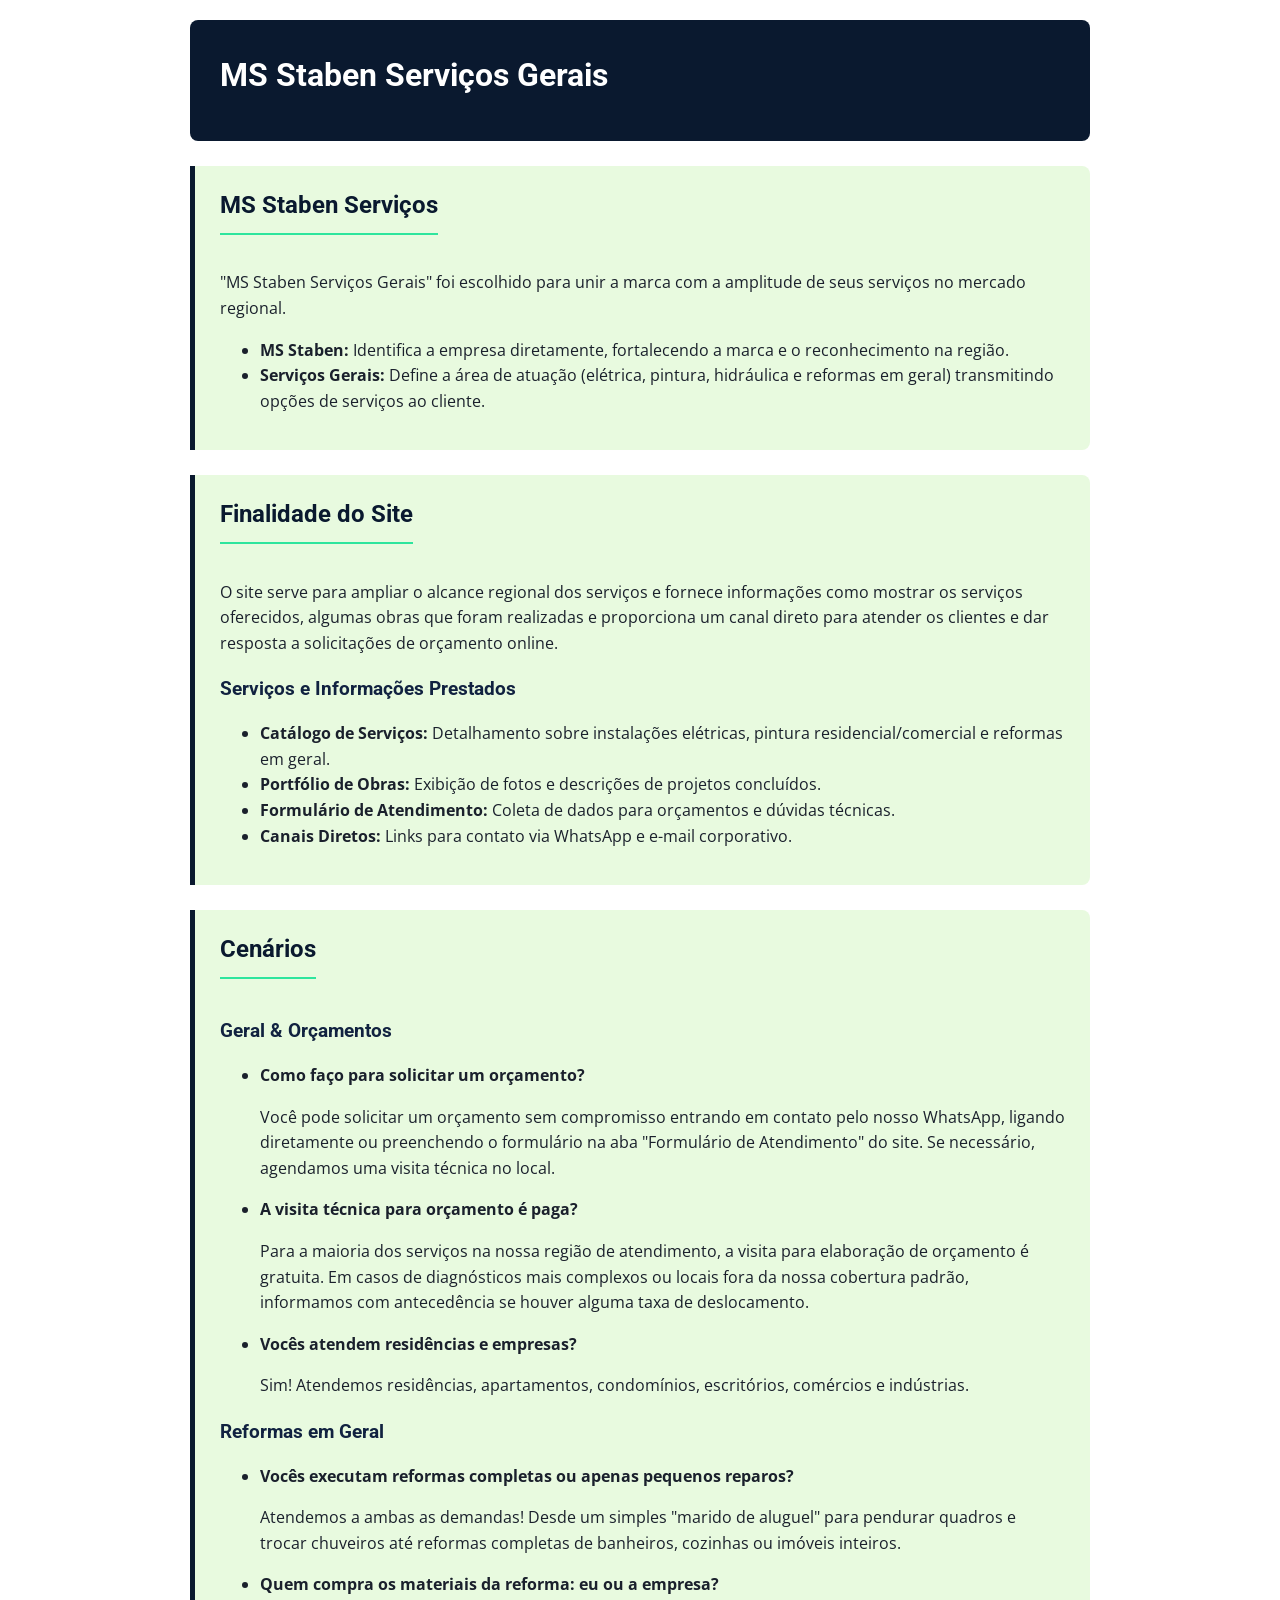
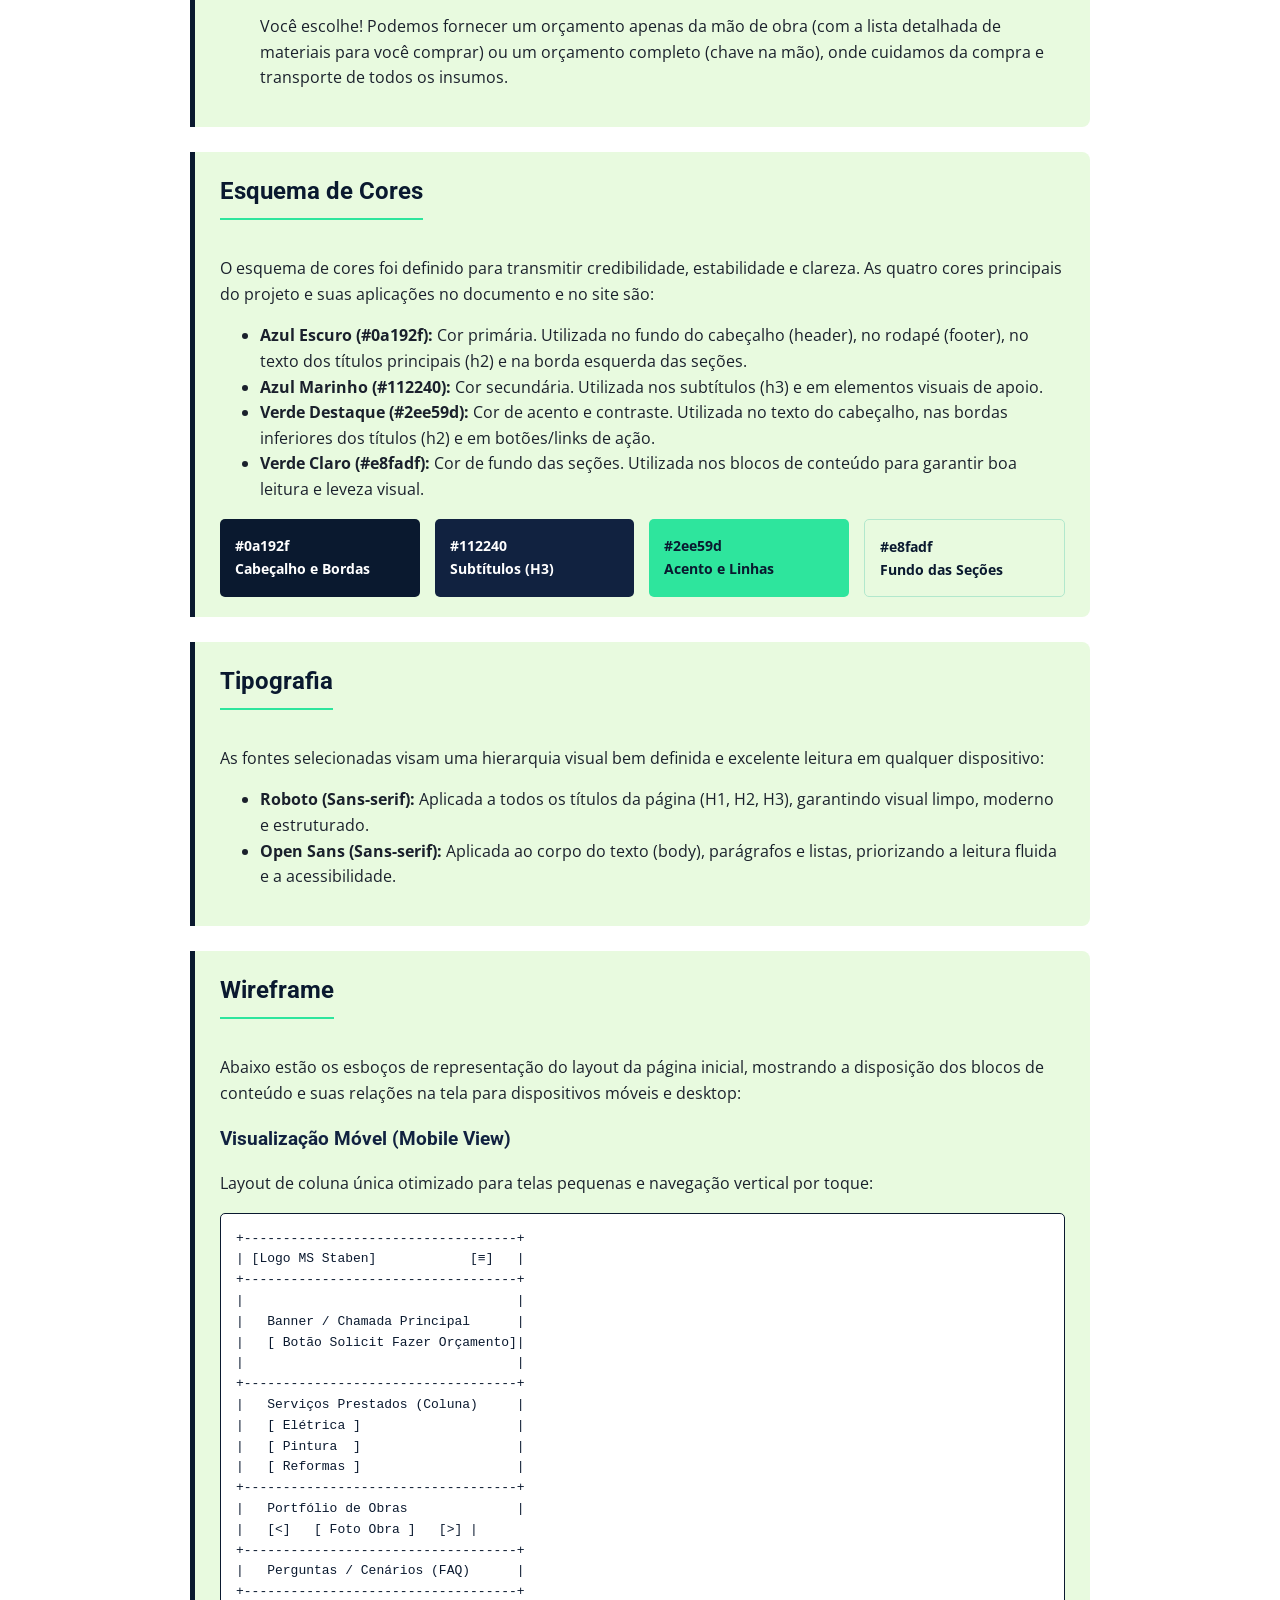
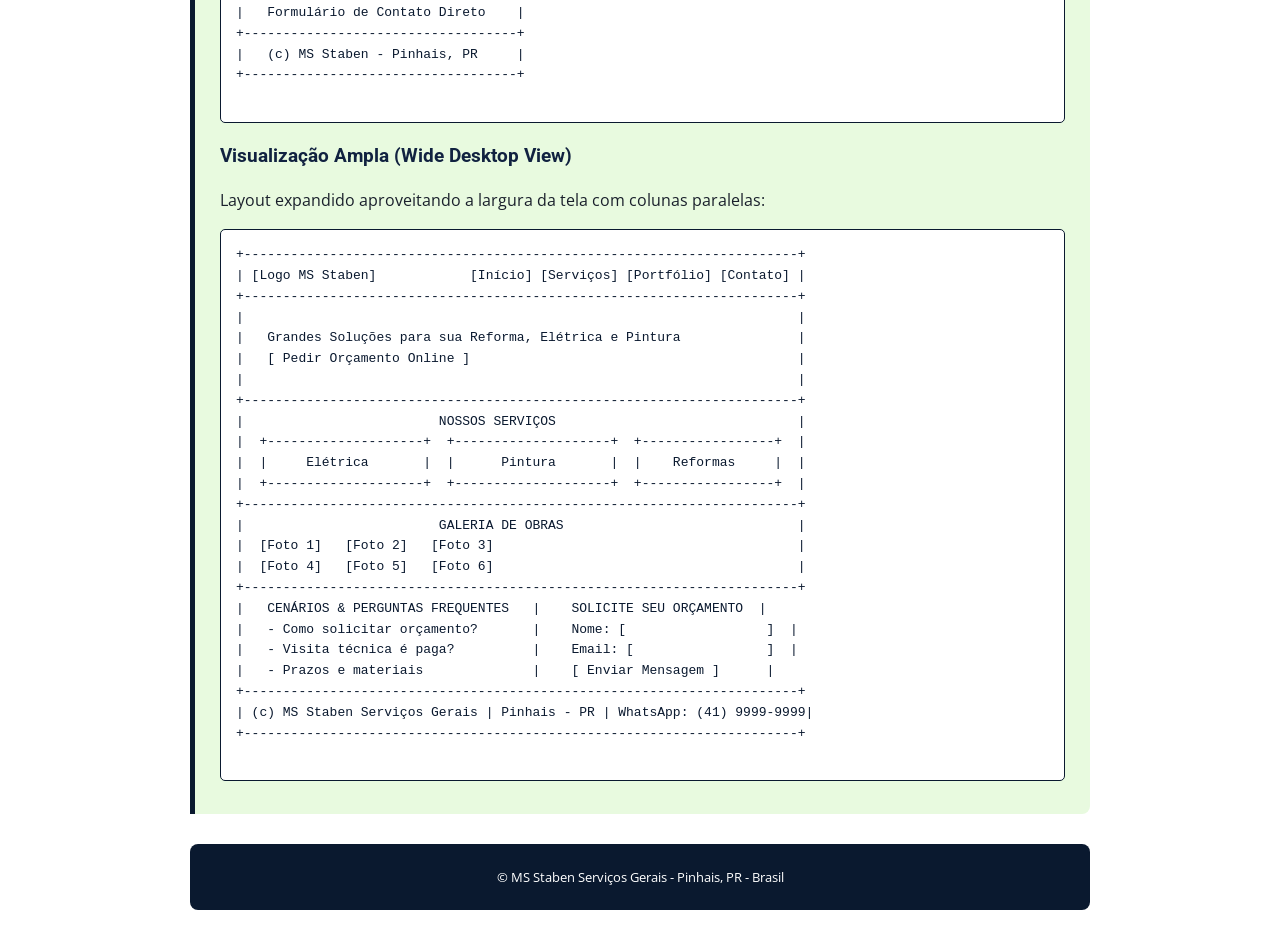
<file: projeto/planejamentodosite.html>
<!DOCTYPE html>
<html lang="pt-BR">

<head>
    <meta charset="UTF-8">
    <meta name="viewport" content="width=device-width, initial-scale=1.0">
    <title>MS Staben Serviços Gerais</title>
    <link rel="preconnect" href="https://fonts.googleapis.com">
    <link rel="preconnect" href="https://fonts.gstatic.com" crossorigin>
    <link href="https://fonts.googleapis.com/css2?family=Open+Sans:wght@400;600&family=Roboto:wght@500;700&display=swap"
        rel="stylesheet">
    <link rel="stylesheet" href="estilos/planejamentodosite.css">
</head>

<body>

    <header>
        <h1>MS Staben Serviços Gerais</h1>
    </header>

    <main>

        <section>
            <h2>MS Staben Serviços</h2>
            <article>
                <p>"MS Staben Serviços Gerais" foi escolhido para unir a marca com a amplitude de seus serviços no
                    mercado regional.</p>
                <ul>
                    <li><strong>MS Staben:</strong> Identifica a empresa diretamente, fortalecendo a marca e o
                        reconhecimento na região.</li>
                    <li><strong>Serviços Gerais:</strong> Define a área de atuação (elétrica, pintura, hidráulica e
                        reformas em geral) transmitindo opções de serviços ao cliente.</li>
                </ul>
            </article>
        </section>


        <section>
            <h2>Finalidade do Site</h2>
            <p>O site serve para ampliar o alcance regional dos serviços e fornece informações como mostrar os serviços
                oferecidos, algumas obras que foram realizadas e proporciona um canal direto para atender os clientes e
                dar resposta a solicitações de orçamento online.</p>
            <h3>Serviços e Informações Prestados</h3>
            <ul>
                <li><strong>Catálogo de Serviços:</strong> Detalhamento sobre instalações elétricas, pintura
                    residencial/comercial e reformas em geral.</li>
                <li><strong>Portfólio de Obras:</strong> Exibição de fotos e descrições de projetos concluídos.</li>
                <li><strong>Formulário de Atendimento:</strong> Coleta de dados para orçamentos e dúvidas técnicas.</li>
                <li><strong>Canais Diretos:</strong> Links para contato via WhatsApp e e-mail corporativo.</li>
            </ul>
        </section>


        <section>
            <h2>Cenários</h2>
            <article>
                <h3>Geral &amp; Orçamentos</h3>
                <ul>
                    <li>
                        <strong>Como faço para solicitar um orçamento?</strong>
                        <p>Você pode solicitar um orçamento sem compromisso entrando em contato pelo nosso WhatsApp,
                            ligando diretamente ou preenchendo o formulário na aba "Formulário de Atendimento" do site.
                            Se necessário, agendamos uma visita técnica no local.</p>
                    </li>
                    <li>
                        <strong>A visita técnica para orçamento é paga?</strong>
                        <p>Para a maioria dos serviços na nossa região de atendimento, a visita para elaboração de
                            orçamento é gratuita. Em casos de diagnósticos mais complexos ou locais fora da nossa
                            cobertura padrão, informamos com antecedência se houver alguma taxa de deslocamento.</p>
                    </li>
                    <li>
                        <strong>Vocês atendem residências e empresas?</strong>
                        <p>Sim! Atendemos residências, apartamentos, condomínios, escritórios, comércios e indústrias.
                        </p>
                    </li>
                </ul>
            </article>

            <article>
                <h3>Reformas em Geral</h3>
                <ul>
                    <li>
                        <strong>Vocês executam reformas completas ou apenas pequenos reparos?</strong>
                        <p>Atendemos a ambas as demandas! Desde um simples "marido de aluguel" para pendurar quadros e
                            trocar chuveiros até reformas completas de banheiros, cozinhas ou imóveis inteiros.</p>
                    </li>
                    <li>
                        <strong>Quem compra os materiais da reforma: eu ou a empresa?</strong>
                        <p>Você escolhe! Podemos fornecer um orçamento apenas da mão de obra (com a lista detalhada de
                            materiais para você comprar) ou um orçamento completo (chave na mão), onde cuidamos da
                            compra e transporte de todos os insumos.</p>
                    </li>
                </ul>
            </article>
        </section>


        <section>
            <h2>Esquema de Cores</h2>
            <p>O esquema de cores foi definido para transmitir credibilidade, estabilidade e clareza. As quatro cores
                principais do projeto e suas aplicações no documento e no site são:</p>

            <ul>
                <li><strong>Azul Escuro (#0a192f):</strong> Cor primária. Utilizada no fundo do cabeçalho (header), no
                    rodapé (footer), no texto dos títulos principais (h2) e na borda esquerda das seções.</li>
                <li><strong>Azul Marinho (#112240):</strong> Cor secundária. Utilizada nos subtítulos (h3) e em
                    elementos visuais de apoio.</li>
                <li><strong>Verde Destaque (#2ee59d):</strong> Cor de acento e contraste. Utilizada no texto do
                    cabeçalho, nas bordas inferiores dos títulos (h2) e em botões/links de ação.</li>
                <li><strong>Verde Claro (#e8fadf):</strong> Cor de fundo das seções. Utilizada nos blocos de conteúdo
                    para garantir boa leitura e leveza visual.</li>
            </ul>

            <div class="color-palette">
                <div class="color-box color-1">
                    #0a192f<br>
                    Cabeçalho e Bordas
                </div>
                <div class="color-box color-2">
                    #112240<br>
                    Subtítulos (H3)
                </div>
                <div class="color-box color-3">
                    #2ee59d<br>
                    Acento e Linhas
                </div>
                <div class="color-box color-4">
                    #e8fadf<br>
                    Fundo das Seções
                </div>
            </div>
        </section>


        <section>
            <h2>Tipografia</h2>
            <p>As fontes selecionadas visam uma hierarquia visual bem definida e excelente leitura em qualquer
                dispositivo:</p>
            <ul>
                <li><strong>Roboto (Sans-serif):</strong> Aplicada a todos os títulos da página (H1, H2, H3), garantindo
                    visual limpo, moderno e estruturado.</li>
                <li><strong>Open Sans (Sans-serif):</strong> Aplicada ao corpo do texto (body), parágrafos e listas,
                    priorizando a leitura fluida e a acessibilidade.</li>
            </ul>
        </section>


        <section>
            <h2>Wireframe</h2>
            <p>Abaixo estão os esboços de representação do layout da página inicial, mostrando a disposição dos blocos
                de conteúdo e suas relações na tela para dispositivos móveis e desktop:</p>

            <article>
                <h3>Visualização Móvel (Mobile View)</h3>
                <p>Layout de coluna única otimizado para telas pequenas e navegação vertical por toque:</p>
                <pre
                    style="background-color: #ffffff; padding: 15px; border: 1px solid #0a192f; border-radius: 5px; font-family: monospace; overflow-x: auto; color: #0a192f;">
+-----------------------------------+
| [Logo MS Staben]            [≡]   |  
+-----------------------------------+
|                                   |
|   Banner / Chamada Principal      |  
|   [ Botão Solicit Fazer Orçamento]|
|                                   |
+-----------------------------------+
|   Serviços Prestados (Coluna)     |
|   [ Elétrica ]                    |
|   [ Pintura  ]                    |  
|   [ Reformas ]                    |
+-----------------------------------+
|   Portfólio de Obras              |
|   [&lt;]   [ Foto Obra ]   [&gt;] | 
+-----------------------------------+
|   Perguntas / Cenários (FAQ)      |  
+-----------------------------------+
|   Formulário de Contato Direto    |  
+-----------------------------------+
|   (c) MS Staben - Pinhais, PR     |  
+-----------------------------------+
                </pre>
            </article>

            <article>
                <h3>Visualização Ampla (Wide Desktop View)</h3>
                <p>Layout expandido aproveitando a largura da tela com colunas paralelas:</p>
                <pre
                    style="background-color: #ffffff; padding: 15px; border: 1px solid #0a192f; border-radius: 5px; font-family: monospace; overflow-x: auto; color: #0a192f;">
+-----------------------------------------------------------------------+
| [Logo MS Staben]            [Início] [Serviços] [Portfólio] [Contato] | 
+-----------------------------------------------------------------------+
|                                                                       |
|   Grandes Soluções para sua Reforma, Elétrica e Pintura               | 
|   [ Pedir Orçamento Online ]                                          |
|                                                                       |
+-----------------------------------------------------------------------+
|                         NOSSOS SERVIÇOS                               |
|  +--------------------+  +--------------------+  +-----------------+  |
|  |     Elétrica       |  |      Pintura       |  |    Reformas     |  |
|  +--------------------+  +--------------------+  +-----------------+  |
+-----------------------------------------------------------------------+
|                         GALERIA DE OBRAS                              |
|  [Foto 1]   [Foto 2]   [Foto 3]                                       | 
|  [Foto 4]   [Foto 5]   [Foto 6]                                       |
+-----------------------------------------------------------------------+
|   CENÁRIOS &amp; PERGUNTAS FREQUENTES   |    SOLICITE SEU ORÇAMENTO  |
|   - Como solicitar orçamento?       |    Nome: [                  ]  | 
|   - Visita técnica é paga?          |    Email: [                 ]  |
|   - Prazos e materiais              |    [ Enviar Mensagem ]      |
+-----------------------------------------------------------------------+
| (c) MS Staben Serviços Gerais | Pinhais - PR | WhatsApp: (41) 9999-9999| 
+-----------------------------------------------------------------------+
                </pre>
            </article>
        </section>
    </main>

    <footer>
        <p><small>&copy; MS Staben Serviços Gerais - Pinhais, PR - Brasil</small></p>
    </footer>

</body>

</html>
</file>
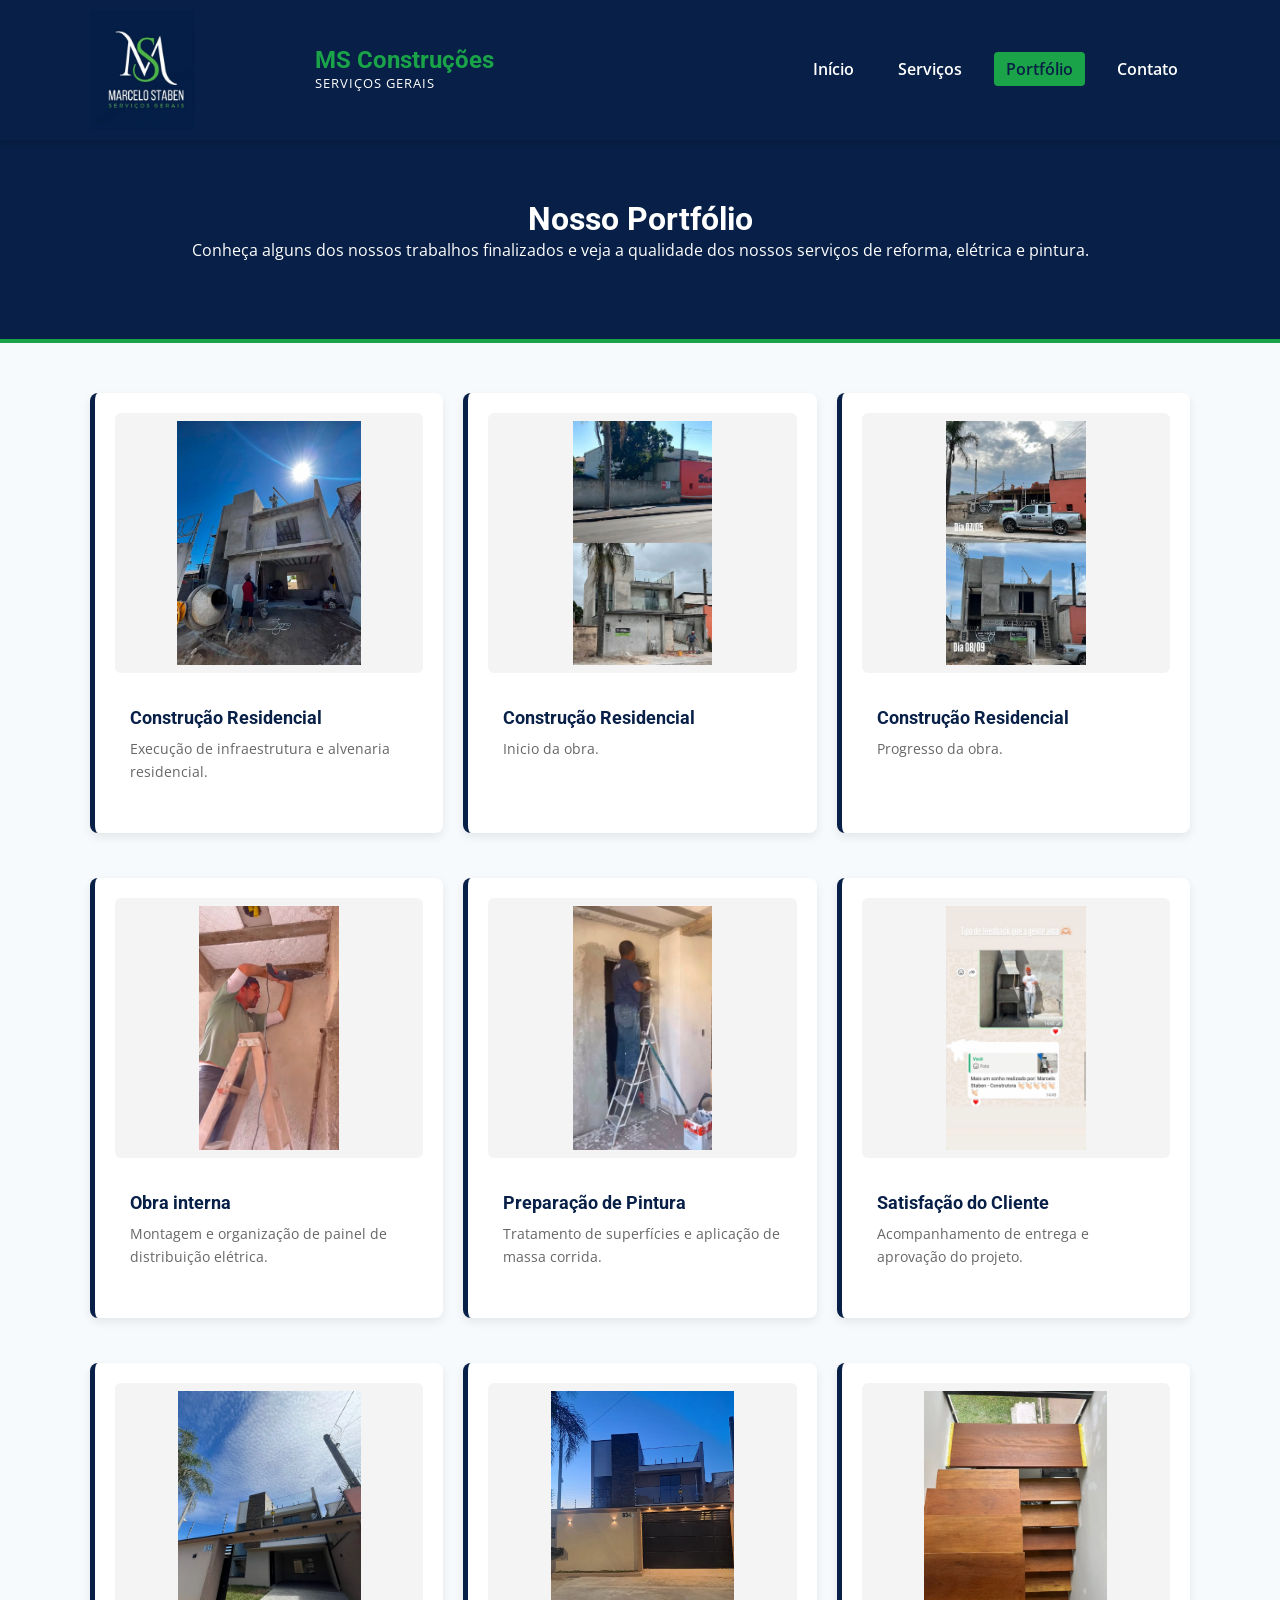
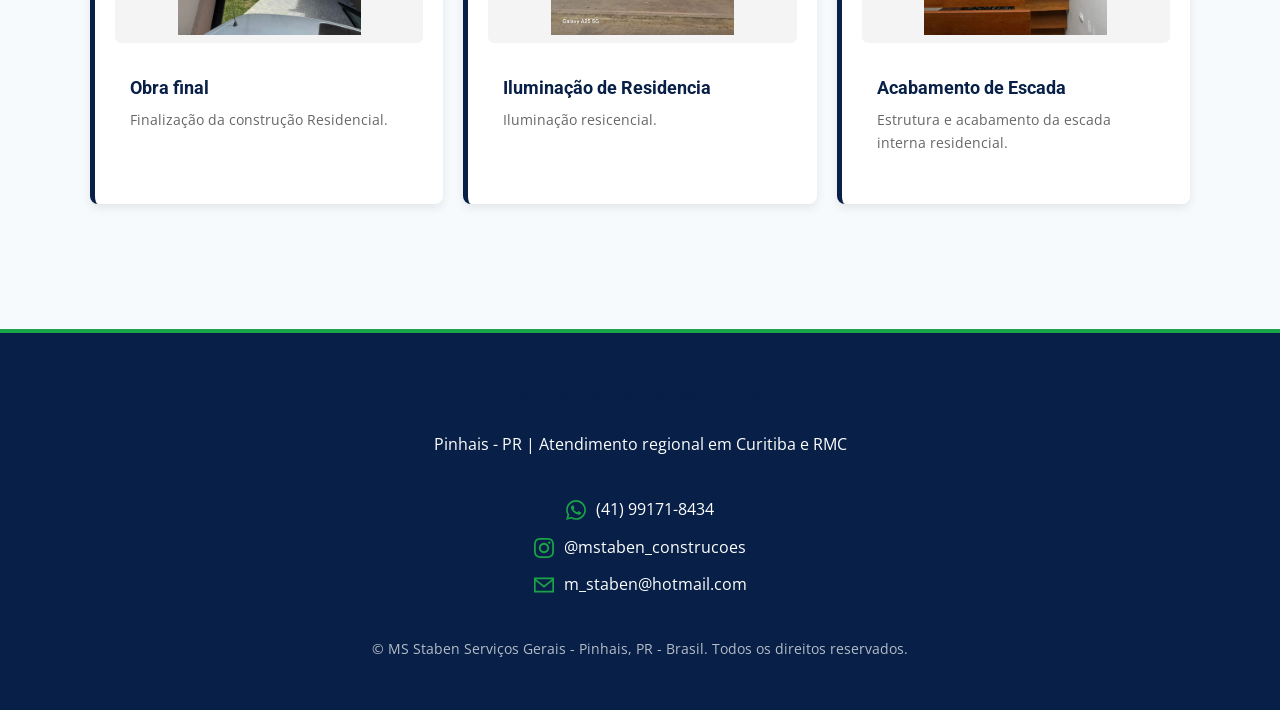
<file: projeto/portfolio.html>
<!DOCTYPE html>
<html lang="pt-BR">

<head>
    <meta charset="UTF-8">
    <meta name="viewport" content="width=device-width, initial-scale=1.0">
    <meta name="description"
        content="Confira o portfólio de projetos executados pela MS Staben: serviços de elétrica, pintura e reformas gerais.">
    <title>Portfólio | MS Staben Serviços Gerais</title>

    <link rel="preconnect" href="https://fonts.googleapis.com">
    <link rel="preconnect" href="https://fonts.gstatic.com" crossorigin>
    <link href="https://fonts.googleapis.com/css2?family=Open+Sans:wght@400;600&family=Roboto:wght@500;700&display=swap"
        rel="stylesheet">
    <link rel="stylesheet" href="estilos/estilos.css">
    <link rel="stylesheet" href="estilos/estilos-mobile.css">
    <script src="scripts/scripts.js" defer></script>
</head>

<body>

    <header class="header-principal">
        <div class="container header-container">
            <a href="index.html" class="logo">
                <img src="imagens/MSLOGONOVO.webp" alt="Logo MS Staben Serviços Gerais" class="logo-img" width="200"
                    height="60">
                <div class="logo-texto">
                    <span class="logo-marca">MS Construções</span>
                    <span class="logo-sub">Serviços Gerais</span>
                </div>
            </a>

            <button class="nav-toggle" id="navToggle" aria-label="Abrir menu de navegação">
                <span class="hamburger"></span>
            </button>

            <nav class="nav-menu" id="navMenu">
                <ul>
                    <li><a href="index.html">Início</a></li>
                    <li><a href="servicos.html">Serviços</a></li>
                    <li><a href="portfolio.html" class="active">Portfólio</a></li>
                    <li><a href="contato.html">Contato</a></li>
                </ul>
            </nav>
        </div>
    </header>

    <section class="page-header">
        <div class="container">
            <h1>Nosso Portfólio</h1>
            <p>Conheça alguns dos nossos trabalhos finalizados e veja a qualidade dos nossos serviços de reforma,
                elétrica e pintura.</p>
        </div>
    </section>

    <main class="container secao-detalhes">


        <div class="galeria-portfolio">

            <!-- Linha 1 -->
            <article class="card-portfolio card-detalhe-servico" data-categoria="construcao">
                <img src="imagens/obra1.webp" alt="Projeto de construção estrutural em andamento" loading="lazy"
                    width="400" height="300">
                <div class="conteudo-portfolio">
                    <h3>Construção Residencial</h3>
                    <p>Execução de infraestrutura e alvenaria residencial.</p>
                </div>
            </article>

            <article class="card-portfolio card-detalhe-servico" data-categoria="construcao">
                <img src="imagens/obra2.webp" alt="Fase intermediária de obra residencial" loading="lazy" width="400"
                    height="300">
                <div class="conteudo-portfolio">
                    <h3>Construção Residencial</h3>
                    <p>Inicio da obra.</p>
                </div>
            </article>

            <article class="card-portfolio card-detalhe-servico" data-categoria="construcao">
                <img src="imagens/resultados.webp" alt="Resultado de acabamento estrutural" loading="lazy" width="400"
                    height="300">
                <div class="conteudo-portfolio">
                    <h3>Construção Residencial</h3>
                    <p>Progresso da obra.</p>
                </div>
            </article>


            <article class="card-portfolio card-detalhe-servico" data-categoria="Obra interna">
                <img src="imagens/patrao.webp" alt="Instalação de padrão de entrada e quadro elétrico" loading="lazy"
                    width="400" height="300">
                <div class="conteudo-portfolio">
                    <h3>Obra interna</h3>
                    <p>Montagem e organização de painel de distribuição elétrica.</p>
                </div>
            </article>

            <article class="card-portfolio card-detalhe-servico" data-categoria="pintura">
                <img src="imagens/prep-pintura.webp" alt="Preparação de parede com emassamento para pintura"
                    loading="lazy" width="400" height="300">
                <div class="conteudo-portfolio">
                    <h3>Preparação de Pintura</h3>
                    <p>Tratamento de superfícies e aplicação de massa corrida.</p>
                </div>
            </article>

            <article class="card-portfolio card-detalhe-servico" data-categoria="feedback">
                <img src="imagens/feedback.webp" alt="Cliente satisfeito com a entrega da obra" loading="lazy"
                    width="400" height="300">
                <div class="conteudo-portfolio">
                    <h3>Satisfação do Cliente</h3>
                    <p>Acompanhamento de entrega e aprovação do projeto.</p>
                </div>
            </article>


            <article class="card-portfolio card-detalhe-servico" data-categoria="Obra final">
                <img src="imagens/resultado3.webp" alt="Finalização de reforma comercial interna" loading="lazy"
                    width="400" height="300">
                <div class="conteudo-portfolio">
                    <h3>Obra final</h3>
                    <p>Finalização da construção Residencial.</p>
                </div>
            </article>

            <article class="card-portfolio card-detalhe-servico" data-categoria="eletrica">
                <img src="imagens/resultado2.webp" alt="Instalação de iluminação moderna no teto" loading="lazy"
                    width="400" height="300">
                <div class="conteudo-portfolio">
                    <h3>Iluminação de Residencia</h3>
                    <p>Iluminação resicencial.</p>
                </div>
            </article>

            <article class="card-portfolio card-detalhe-servico" data-categoria="pintura">
                <img src="imagens/resultado4.webp" alt="Pintura e acabamento de escada interna" loading="lazy"
                    width="400" height="300">
                <div class="conteudo-portfolio">
                    <h3>Acabamento de Escada</h3>
                    <p>Estrutura e acabamento da escada interna residencial.</p>
                </div>
            </article>

        </div>

    </main>

    <footer class="footer-principal">
        <div class="container footer-content">
            <h3>MS Staben Serviços Gerais</h3>
            <p>Pinhais - PR | Atendimento regional em Curitiba e RMC</p>

            <div class="footer-redes">
                <a href="https://wa.me/5541991718434" target="_blank" rel="noopener noreferrer" class="link-social">
                    <svg class="icone-redes" viewBox="0 0 24 24" fill="currentColor">
                        <path
                            d="M.057 24l1.687-6.163c-1.041-1.804-1.588-3.849-1.587-5.946.003-6.556 5.338-11.891 11.893-11.891 3.181.001 6.167 1.24 8.413 3.488 2.245 2.248 3.481 5.236 3.48 8.414-.003 6.557-5.338 11.892-11.893 11.892-1.99-.001-3.951-.5-5.688-1.448l-6.305 1.654zm6.597-3.807c1.676.995 3.276 1.591 5.392 1.592 5.448 0 9.886-4.434 9.889-9.885.002-5.462-4.415-9.89-9.881-9.892-5.452 0-9.887 4.434-9.889 9.884-.001 2.225.651 3.891 1.746 5.634l-.999 3.648 3.742-.981zm11.387-5.464c-.074-.124-.272-.198-.57-.347-.297-.149-1.758-.868-2.031-.967-.272-.099-.47-.149-.669.149-.198.297-.768.967-.941 1.165-.173.198-.347.223-.644.074-.297-.149-1.255-.462-2.39-1.475-.883-.788-1.48-1.761-1.653-2.059-.173-.297-.018-.458.13-.606.134-.133.297-.347.446-.521.151-.172.2-.296.3-.495.099-.198.05-.372-.025-.521-.075-.148-.669-1.611-.916-2.206-.242-.579-.487-.501-.669-.51l-.57-.01c-.198 0-.52.074-.792.372s-1.04 1.016-1.04 2.479 1.065 2.876 1.213 3.074c.149.198 2.095 3.2 5.076 4.487.709.306 1.263.489 1.694.626.712.226 1.36.194 1.872.118.571-.085 1.758-.719 2.006-1.413.248-.695.248-1.29.173-1.414z" />
                    </svg>
                    <span>(41) 99171-8434</span>
                </a>

                <a href="https://www.instagram.com/mstaben_construcoes" target="_blank" rel="noopener noreferrer"
                    class="link-social">
                    <svg class="icone-redes" viewBox="0 0 24 24" fill="currentColor">
                        <path
                            d="M12 2.163c3.204 0 3.584.012 4.85.07 3.252.148 4.771 1.691 4.919 4.919.058 1.265.069 1.645.069 4.849 0 3.205-.012 3.584-.069 4.849-.149 3.225-1.664 4.771-4.919 4.919-1.266.058-1.644.07-4.85.07-3.204 0-3.584-.012-4.849-.07-3.26-.149-4.771-1.699-4.919-4.92-.058-1.265-.07-1.644-.07-4.849 0-3.204.013-3.583.07-4.849.149-3.227 1.664-4.771 4.919-4.919 1.266-.057 1.645-.069 4.849-.069zm0-2.163c-3.259 0-3.667.014-4.947.072-4.358.2-6.78 2.618-6.98 6.98-.059 1.281-.073 1.689-.073 4.948 0 3.259.014 3.668.072 4.948.2 4.358 2.618 6.78 6.98 6.98 1.281.058 1.689.072 4.948.072 3.259 0 3.668-.014 4.948-.072 4.354-.2 6.782-2.618 6.979-6.98.059-1.28.073-1.689.073-4.948 0-3.259-.014-3.667-.072-4.947-.196-4.354-2.617-6.78-6.979-6.98-1.281-.059-1.69-.073-4.949-.073zm0 5.838c-3.403 0-6.162 2.759-6.162 6.162s2.759 6.163 6.162 6.163 6.162-2.759 6.162-6.163c0-3.403-2.759-6.162-6.162-6.162zm0 10.162c-2.209 0-4-1.79-4-4 0-2.209 1.791-4 4-4s4 1.791 4 4c0 2.21-1.791 4-4 4zm6.406-11.845c-.796 0-1.441.645-1.441 1.44s.645 1.44 1.441 1.44c.795 0 1.439-.645 1.439-1.44s-.644-1.44-1.439-1.44z" />
                    </svg>
                    <span>@mstaben_construcoes</span>
                </a>

                <a href="mailto:m_staben@hotmail.com" class="link-social">
                    <svg class="icone-redes" viewBox="0 0 24 24" fill="currentColor">
                        <path
                            d="M0 3v18h24v-18h-24zm21.518 2l-9.518 7.713-9.518-7.713h19.036zm-19.518 14v-11.817l10 8.104 10-8.104v11.817h-20z" />
                    </svg>
                    <span>m_staben@hotmail.com</span>
                </a>
            </div>

            <p class="copyright">&copy; MS Staben Serviços Gerais - Pinhais, PR - Brasil. Todos os direitos reservados.
            </p>
        </div>
    </footer>


    <div id="modalPortfolio" class="modal-portfolio">
        <span class="fechar-modal" id="fecharModal">&times;</span>
        <img class="conteudo-modal" id="imgModal" alt="Imagem ampliada do projeto">
        <div id="legendaModal" class="legenda-modal"></div>
    </div>

</body>

</html>
</file>
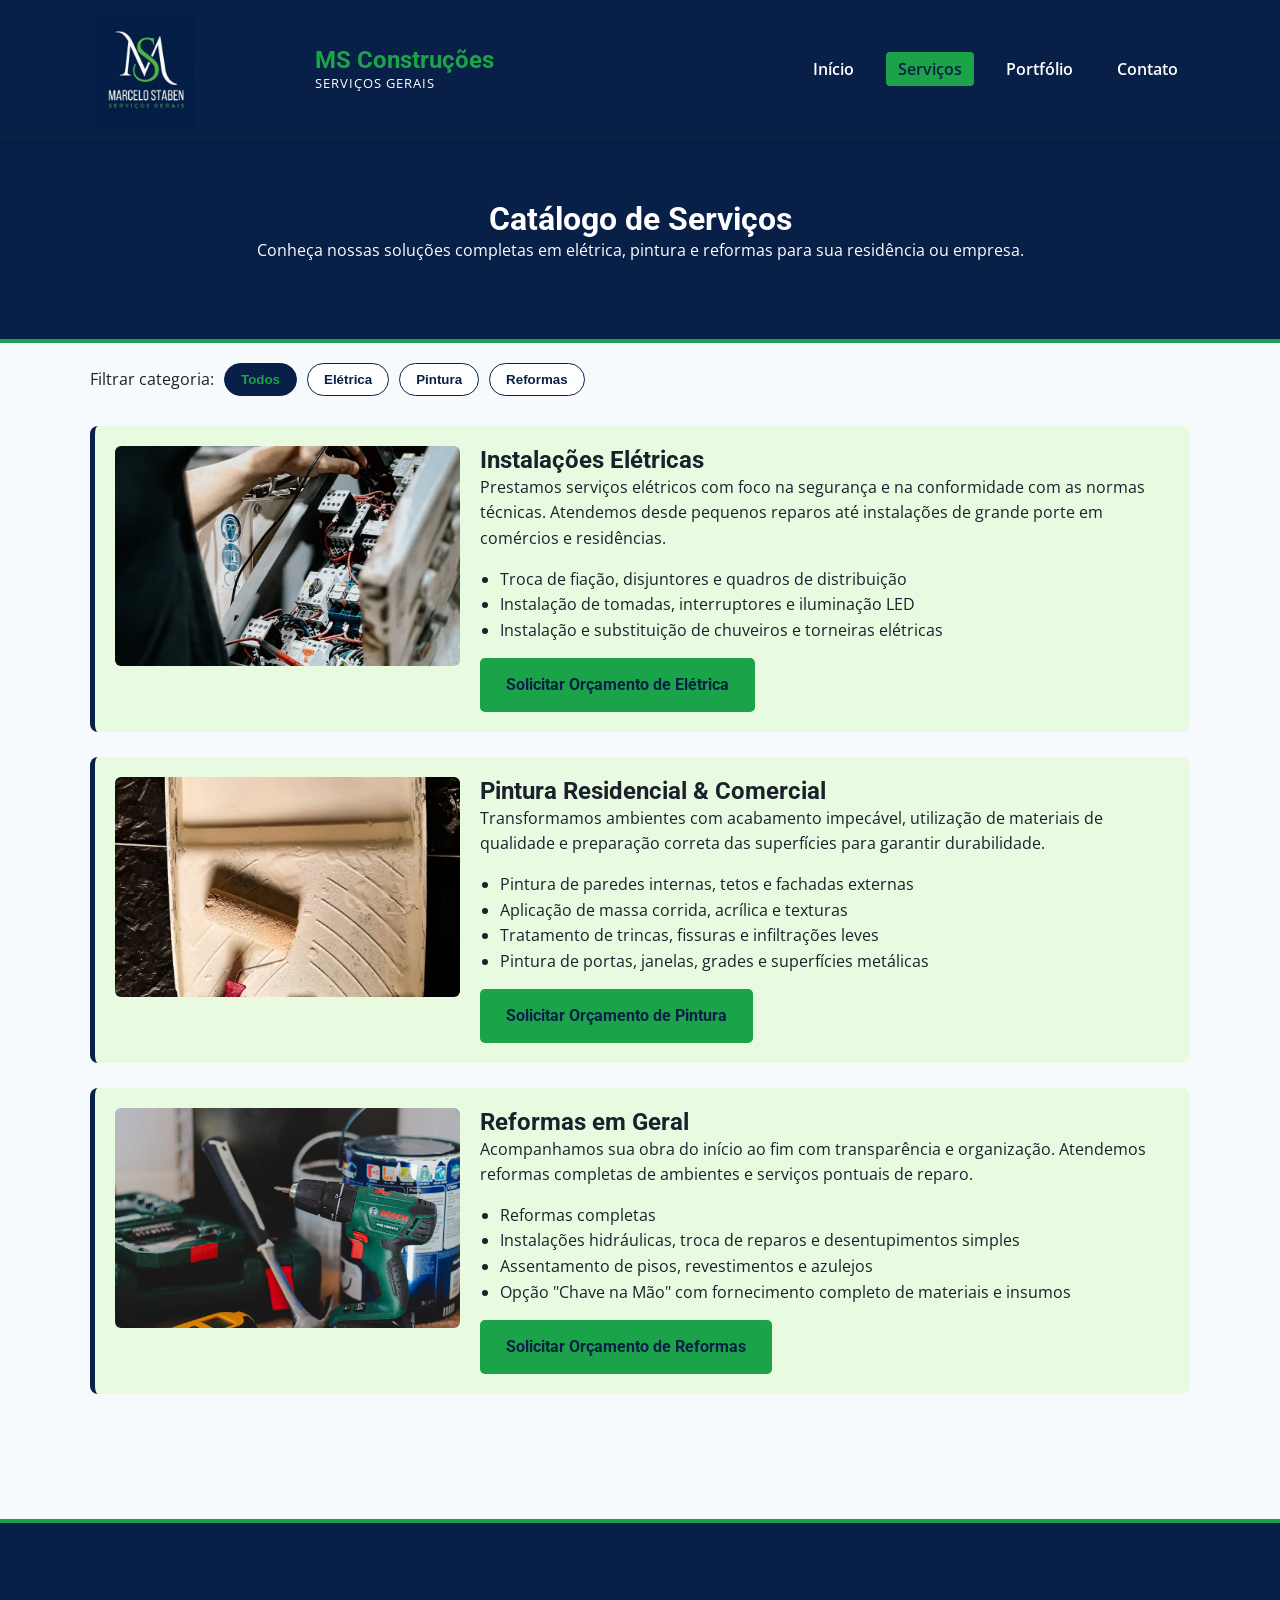
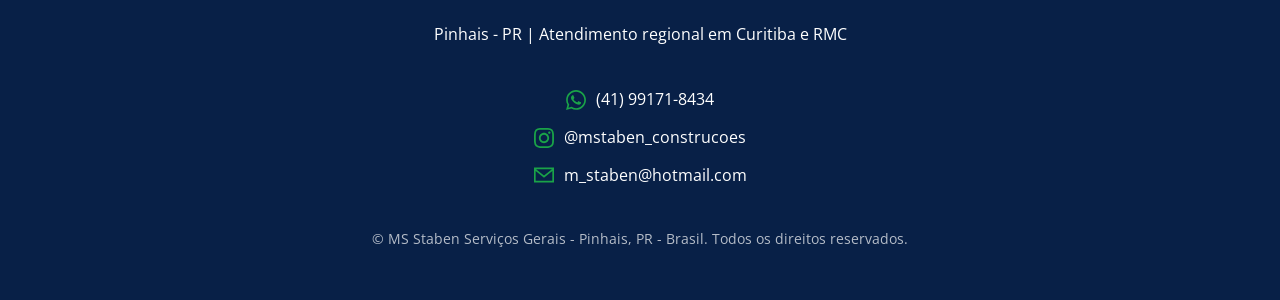
<file: projeto/servicos.html>
<!DOCTYPE html>
<html lang="pt-BR">

<head>
    <meta charset="UTF-8">
    <meta name="viewport" content="width=device-width, initial-scale=1.0">
    <meta name="description"
        content="Catálogo completo de serviços da MS Staben: elétrica, pintura residencial e comercial, hidráulica e reformas em geral.">
    <title>Serviços | MS Staben Serviços Gerais</title>

    <link rel="preconnect" href="https://fonts.googleapis.com">
    <link rel="preconnect" href="https://fonts.gstatic.com" crossorigin>
    <link href="https://fonts.googleapis.com/css2?family=Open+Sans:wght@400;600&family=Roboto:wght@500;700&display=swap"
        rel="stylesheet">
    <link rel="stylesheet" href="estilos/estilos.css">
    <link rel="stylesheet" href="estilos/estilos-mobile.css">
    <script src="scripts/scripts.js" defer></script>
</head>

<body>

    <header class="header-principal">
        <div class="container header-container">
            <a href="index.html" class="logo">
                <img src="imagens/MSLOGONOVO.webp" alt="Logo MS Staben Serviços Gerais" class="logo-img" width="200">
                <div class="logo-texto">
                    <span class="logo-marca">MS Construções</span>
                    <span class="logo-sub">Serviços Gerais</span>
                </div>
            </a>

            <button class="nav-toggle" id="navToggle" aria-label="Abrir menu de navegação">
                <span class="hamburger"></span>
            </button>

            <nav class="nav-menu" id="navMenu">
                <ul>
                    <li><a href="index.html">Início</a></li>
                    <li><a href="servicos.html">Serviços</a></li>
                    <li><a href="portfolio.html">Portfólio</a></li>
                    <li><a href="contato.html">Contato</a></li>
                </ul>
            </nav>
        </div>
    </header>

    <section class="page-header">
        <div class="container">
            <h1>Catálogo de Serviços</h1>
            <p>Conheça nossas soluções completas em elétrica, pintura e reformas para sua residência ou empresa.</p>
        </div>
    </section>

    <main class="container secao-detalhes">


        <div class="filtro-container">
            <span>Filtrar categoria:</span>
            <button class="btn-filtro active" data-categoria="todos">Todos</button>
            <button class="btn-filtro" data-categoria="eletrica">Elétrica</button>
            <button class="btn-filtro" data-categoria="pintura">Pintura</button>
            <button class="btn-filtro" data-categoria="reformas">Reformas</button>
        </div>

        <div class="lista-servicos-completos">

            <article class="card-detalhe-servico" data-categoria="eletrica" id="eletrica">
                <img src="imagens/eletrica.webp" alt="Manutenção e Instalação Elétrica Profissional">
                <div class="conteudo-servico">
                    <h2>Instalações Elétricas</h2>
                    <p>Prestamos serviços elétricos com foco na segurança e na conformidade com as normas técnicas.
                        Atendemos desde pequenos reparos até instalações de grande porte em comércios e residências.</p>
                    <ul>
                        <li>Troca de fiação, disjuntores e quadros de distribuição</li>
                        <li>Instalação de tomadas, interruptores e iluminação LED</li>
                        <li>Instalação e substituição de chuveiros e torneiras elétricas</li>
                    </ul>
                    <a href="contato.html?servico=Eletrica" class="btn btn-primary">Solicitar Orçamento de Elétrica</a>
                </div>
            </article>

            <article class="card-detalhe-servico" data-categoria="pintura" id="pintura">
                <img src="imagens/pinturaOK.webp" alt="Pintura Residencial e Comercial">
                <div class="conteudo-servico">
                    <h2>Pintura Residencial &amp; Comercial</h2>
                    <p>Transformamos ambientes com acabamento impecável, utilização de materiais de qualidade e
                        preparação correta das superfícies para garantir durabilidade.</p>
                    <ul>
                        <li>Pintura de paredes internas, tetos e fachadas externas</li>
                        <li>Aplicação de massa corrida, acrílica e texturas</li>
                        <li>Tratamento de trincas, fissuras e infiltrações leves</li>
                        <li>Pintura de portas, janelas, grades e superfícies metálicas</li>
                    </ul>
                    <a href="contato.html?servico=Pintura" class="btn btn-primary">Solicitar Orçamento de Pintura</a>
                </div>
            </article>

            <article class="card-detalhe-servico" data-categoria="reformas" id="reformas">
                <img src="imagens/reformageral.webp" alt="Reformas Gerais e Hidráulica">
                <div class="conteudo-servico">
                    <h2>Reformas em Geral</h2>
                    <p>Acompanhamos sua obra do início ao fim com transparência e organização. Atendemos reformas
                        completas de ambientes e serviços pontuais de reparo.</p>
                    <ul>
                        <li>Reformas completas</li>
                        <li>Instalações hidráulicas, troca de reparos e desentupimentos simples</li>
                        <li>Assentamento de pisos, revestimentos e azulejos</li>
                        <li>Opção "Chave na Mão" com fornecimento completo de materiais e insumos</li>
                    </ul>
                    <a href="contato.html?servico=Reformas" class="btn btn-primary">Solicitar Orçamento de Reformas</a>
                </div>
            </article>

        </div>

    </main>

    <footer class="footer-principal">
        <div class="container footer-content">
            <h3>MS Staben Serviços Gerais</h3>
            <p>Pinhais - PR | Atendimento regional em Curitiba e RMC</p>

            <div class="footer-redes">
                <a href="https://wa.me/5541991718434" target="_blank" rel="noopener noreferrer" class="link-social">
                    <svg class="icone-redes" viewBox="0 0 24 24" fill="currentColor">
                        <path
                            d="M.057 24l1.687-6.163c-1.041-1.804-1.588-3.849-1.587-5.946.003-6.556 5.338-11.891 11.893-11.891 3.181.001 6.167 1.24 8.413 3.488 2.245 2.248 3.481 5.236 3.48 8.414-.003 6.557-5.338 11.892-11.893 11.892-1.99-.001-3.951-.5-5.688-1.448l-6.305 1.654zm6.597-3.807c1.676.995 3.276 1.591 5.392 1.592 5.448 0 9.886-4.434 9.889-9.885.002-5.462-4.415-9.89-9.881-9.892-5.452 0-9.887 4.434-9.889 9.884-.001 2.225.651 3.891 1.746 5.634l-.999 3.648 3.742-.981zm11.387-5.464c-.074-.124-.272-.198-.57-.347-.297-.149-1.758-.868-2.031-.967-.272-.099-.47-.149-.669.149-.198.297-.768.967-.941 1.165-.173.198-.347.223-.644.074-.297-.149-1.255-.462-2.39-1.475-.883-.788-1.48-1.761-1.653-2.059-.173-.297-.018-.458.13-.606.134-.133.297-.347.446-.521.151-.172.2-.296.3-.495.099-.198.05-.372-.025-.521-.075-.148-.669-1.611-.916-2.206-.242-.579-.487-.501-.669-.51l-.57-.01c-.198 0-.52.074-.792.372s-1.04 1.016-1.04 2.479 1.065 2.876 1.213 3.074c.149.198 2.095 3.2 5.076 4.487.709.306 1.263.489 1.694.626.712.226 1.36.194 1.872.118.571-.085 1.758-.719 2.006-1.413.248-.695.248-1.29.173-1.414z" />
                    </svg>
                    <span>(41) 99171-8434</span>
                </a>

                <a href="https://www.instagram.com/mstaben_construcoes" target="_blank" rel="noopener noreferrer"
                    class="link-social">
                    <svg class="icone-redes" viewBox="0 0 24 24" fill="currentColor">
                        <path
                            d="M12 2.163c3.204 0 3.584.012 4.85.07 3.252.148 4.771 1.691 4.919 4.919.058 1.265.069 1.645.069 4.849 0 3.205-.012 3.584-.069 4.849-.149 3.225-1.664 4.771-4.919 4.919-1.266.058-1.644.07-4.85.07-3.204 0-3.584-.012-4.849-.07-3.26-.149-4.771-1.699-4.919-4.92-.058-1.265-.07-1.644-.07-4.849 0-3.204.013-3.583.07-4.849.149-3.227 1.664-4.771 4.919-4.919 1.266-.057 1.645-.069 4.849-.069zm0-2.163c-3.259 0-3.667.014-4.947.072-4.358.2-6.78 2.618-6.98 6.98-.059 1.281-.073 1.689-.073 4.948 0 3.259.014 3.668.072 4.948.2 4.358 2.618 6.78 6.98 6.98 1.281.058 1.689.072 4.948.072 3.259 0 3.668-.014 4.948-.072 4.354-.2 6.782-2.618 6.979-6.98.059-1.28.073-1.689.073-4.948 0-3.259-.014-3.667-.072-4.947-.196-4.354-2.617-6.78-6.979-6.98-1.281-.059-1.69-.073-4.949-.073zm0 5.838c-3.403 0-6.162 2.759-6.162 6.162s2.759 6.163 6.162 6.163 6.162-2.759 6.162-6.163c0-3.403-2.759-6.162-6.162-6.162zm0 10.162c-2.209 0-4-1.79-4-4 0-2.209 1.791-4 4-4s4 1.791 4 4c0 2.21-1.791 4-4 4zm6.406-11.845c-.796 0-1.441.645-1.441 1.44s.645 1.44 1.441 1.44c.795 0 1.439-.645 1.439-1.44s-.644-1.44-1.439-1.44z" />
                    </svg>
                    <span>@mstaben_construcoes</span>
                </a>

                <a href="mailto:m_staben@hotmail.com" class="link-social">
                    <svg class="icone-redes" viewBox="0 0 24 24" fill="currentColor">
                        <path
                            d="M0 3v18h24v-18h-24zm21.518 2l-9.518 7.713-9.518-7.713h19.036zm-19.518 14v-11.817l10 8.104 10-8.104v11.817h-20z" />
                    </svg>
                    <span>m_staben@hotmail.com</span>
                </a>
            </div>

            <p class="copyright">&copy; MS Staben Serviços Gerais - Pinhais, PR - Brasil. Todos os direitos reservados.
            </p>
        </div>
    </footer>

</body>

</html>
</file>
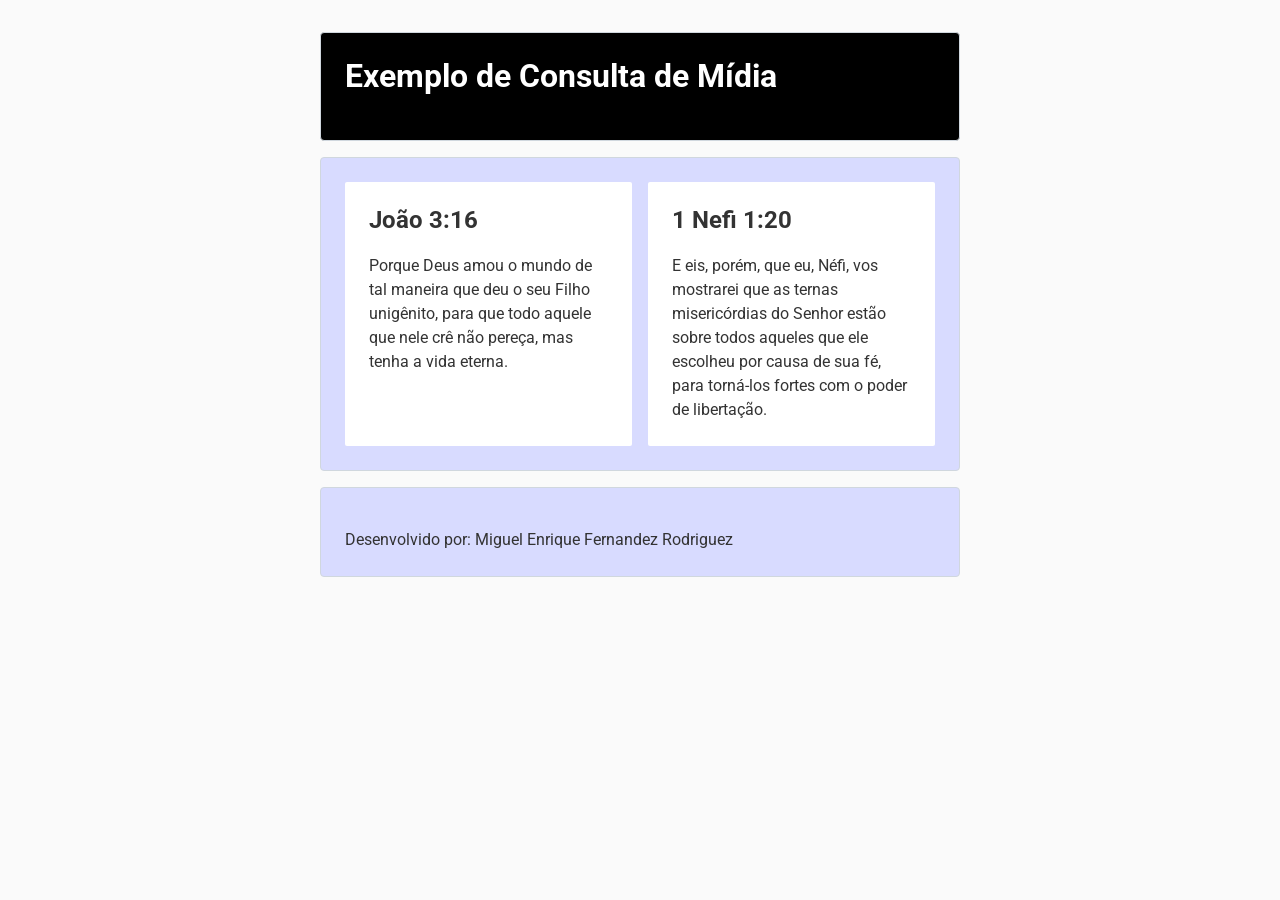
<file: semana02/consulta-de-midia.html>
<!DOCTYPE html>
<html lang="pt-BR">

<head>
    <meta charset="UTF-8">

    <meta name="viewport" content="width=device-width, initial-scale=1.0">

    <title>Título da Página Exemplo</title>

    <meta name="description"
        content="Esta é uma descrição otimizada da página para os motores de busca, contendo um resumo do conteúdo.">

    <meta name="author" content="Nome do Autor">

    <link rel="preconnect" href="https://fonts.googleapis.com">
    <link rel="preconnect" href="https://fonts.gstatic.com" crossorigin>
    <link href="https://fonts.googleapis.com/css2?family=Roboto:ital,wght@0,100..900;1,100..900&display=swap"
        rel="stylesheet">

    <link rel="stylesheet" href="estilos/consulta-de-midia.css">
    <link rel="stylesheet" href="estilos/consulta-de-midia-grande.css">
</head>

<body>

    <header>
        <h1>Exemplo de Consulta de Mídia</h1>
    </header>

    <main>

        <section>
            <h2>João 3:16</h2>
            <p>Porque Deus amou o mundo de tal maneira que deu o seu Filho unigênito, para que todo aquele que nele crê
                não pereça, mas tenha a vida eterna.</p>
        </section>

        <section>
            <h2>1 Nefi 1:20</h2>
            <p>E eis, porém, que eu, Néfi, vos mostrarei que as ternas misericórdias do Senhor estão sobre todos aqueles
                que ele
                escolheu por causa de sua fé, para torná-los fortes com o poder de libertação.</p>
        </section>

    </main>

    <footer>
        <p>Desenvolvido por: Miguel Enrique Fernandez Rodriguez</p>
    </footer>

</body>

</html>
</file>
<file: estilos/base.css>
* {
    margin: 0;
    padding: 0;
    box-sizing: border-box;
}

body {
    font-family: 'Open Sans', sans-serif;
    line-height: 1.6;
    background-color: #f4f6f8;
    color: #333;
}

h1,
h2,
h3,
.card-header {
    font-family: 'Montserrat', sans-serif;
}


header {
    background-color: #2c3e50;
    color: #ffffff;
    padding: 20px;
    text-align: center;
}


header h1,
header h1 #course-title {
    color: #ffffff;
    white-space: nowrap;
    font-weight: normal;
}


header h1 span {
    display: inline;
    margin-top: 5px;
    color: #ffffff;
    font-weight: normal;
}

nav ul {
    list-style: none;
    display: flex;
    justify-content: center;
    gap: 30px;
    margin-top: 15px;
}

nav a {
    color: #ffffff;
    text-decoration: none;
    font-size: 1rem;
    font-weight: 600;
    padding: 8px 16px;
    border-radius: 4px;
    transition: all 0.3s ease;
}

nav a:hover {
    background-color: #1b557a;
    color: #fff;
    box-shadow: 0 2px 5px rgba(0, 0, 0, 0.2);
}


main {

    max-width: 1200px;
    margin: 0 auto;
    padding: 40px 20px;
}

.main-title {
    text-align: center;
    font-size: 2.4rem;
    color: #2c3e50;
    margin-bottom: 30px;
}


.container-flex {
    display: grid;
    grid-template-columns: 2fr 1fr;
    gap: 30px;
    align-items: start;
}


.card {
    background-color: #ffffff;
    border: 1px solid #dcdde1;
    border-radius: 6px;
    overflow: hidden;
    box-shadow: 0 4px 6px rgba(0, 0, 0, 0.05);
}

.card-header {
    background-color: #1b557a;
    color: #ffffff;
    padding: 12px 20px;
    font-size: 1.2rem;
    font-weight: bold;
    text-align: center;
}

.card-body {
    padding: 25px;
}


.profile-container,
.city-container {
    display: flex;
    gap: 20px;
    align-items: center;
    margin-bottom: 25px;
}

.profile-text,
.city-text {
    flex: 1;
    text-align: justify;
}

.profile-img-container img,
.flag-box img {
    display: block;
    border: 2px solid #1b557a;
    border-radius: 4px;
}


.flag-container {
    flex-shrink: 0;
    max-width: 200px;
}

.flag-caption {
    font-size: 0.8rem;
    font-style: italic;
    color: #666;
    margin-top: 5px;
    text-align: center;
}


.section-divider {
    text-align: center;
    margin: 35px 0 25px 0;
    position: relative;
}

.section-divider h3 {
    font-size: 1.3rem;
    background-color: #ffffff;
    display: inline-block;
    padding: 0 15px;
    position: relative;
    z-index: 1;
    color: #2c3e50;
}

.section-divider::before {
    content: "";
    position: absolute;
    top: 50%;
    left: 0;
    width: 100%;
    height: 1px;
    background-color: #dcdde1;
    z-index: 0;
}


.resources-list {
    list-style-position: inside;
}

.resources-list li {
    margin-bottom: 12px;
}

.resources-list a {
    color: #1b557a;
    text-decoration: none;
    font-weight: 600;
}

.resources-list a:hover {
    text-decoration: underline;
}


footer {
    background-color: #1b557a;
    color: #ffffff;
    text-align: center;
    padding: 20px;
    margin-top: 50px;
    font-size: 0.95rem;
}

footer p {
    margin: 5px 0;
}

.highlight-yellow {
    color: #f1c40f;
    font-weight: bold;
}


@media (max-width: 768px) {


    .container-flex {
        grid-template-columns: 1fr;
        gap: 20px;
    }

    .profile-container,
    .city-container {
        flex-direction: column;
        text-align: center;
    }

    nav ul {
        flex-direction: column;
        gap: 10px;
        align-items: center;
    }
}
</file>
<file: projeto/estilos/estilos.css>
*,
*::before,
*::after {
    box-sizing: border-box;
    margin: 0;
    padding: 0;
}

:root {
    --cor-azul-escuro: #082047;
    --cor-azul-marinho: #082047;
    --cor-verde-destaque: #1aa348;
    --cor-verde-claro: #e8fadf;
    --cor-texto: #1a202c;
    --cor-branco: #ffffff;
    --cor-cinza-bg: #f7fafc;
    --cor-cinza-borda: #cbd5e0;
    --cor-erro: #e53e3e;
    --cor-sucesso: #1aa348;
    --fonte-titulos: 'Roboto', sans-serif;
    --fonte-corpo: 'Open Sans', sans-serif;
}

body {
    font-family: var(--fonte-corpo);
    font-size: 1rem;
    line-height: 1.6;
    color: var(--cor-texto);
    background-color: var(--cor-cinza-bg);
    display: flex;
    flex-direction: column;
    min-height: 100vh;
}

main {
    flex: 1;
}


.container {
    width: 90%;
    max-width: 1100px;
    margin: 0 auto;
    padding: 20px 0;
}


h1,
h2,
h3,
h4 {
    font-family: var(--fonte-titulos);
    line-height: 1.2;
}

h1 {
    font-size: 2rem;
    color: var(--cor-branco);
}

h2.titulo-secao {
    font-size: 1.75rem;
    color: var(--cor-azul-escuro);
    border-left: 5px solid var(--cor-azul-escuro);
    border-bottom: 2px solid var(--cor-verde-destaque);
    padding-left: 12px;
    padding-bottom: 6px;
    margin-bottom: 25px;
}

h3 {
    font-size: 1.25rem;
    color: var(--cor-azul-marinho);
    margin-bottom: 10px;
}

p {
    margin-bottom: 15px;
}

ul {
    margin-bottom: 15px;
    padding-left: 20px;
}


.header-principal {
    background-color: var(--cor-azul-escuro);
    color: var(--cor-verde-destaque);
    position: sticky;
    top: 0;
    z-index: 1000;
    box-shadow: 0 2px 8px rgba(0, 0, 0, 0.2);
}

.header-container {
    display: flex;
    justify-content: space-between;
    align-items: center;
    padding: 10px 0;
}

.logo {
    display: flex;
    align-items: center;
    gap: 15px;
    text-decoration: none;
}

.logo-img {
    height: 120px;
    width: auto;
    object-fit: contain;
}

.logo-texto {
    display: flex;
    flex-direction: column;
}

.logo-marca {
    font-family: var(--fonte-titulos);
    font-weight: 700;
    font-size: 1.5rem;
    color: var(--cor-verde-destaque);
    line-height: 1.1;
}

.logo-sub {
    font-size: 0.8rem;
    color: var(--cor-branco);
    text-transform: uppercase;
    letter-spacing: 1px;
}


.nav-menu ul {
    display: flex;
    list-style: none;
    margin: 0;
    padding: 0;
    gap: 20px;
}

.nav-menu a {
    color: var(--cor-branco);
    text-decoration: none;
    font-weight: 600;
    padding: 6px 12px;
    border-radius: 4px;
    transition: all 0.3s ease;
}

.nav-menu a:hover,
.nav-menu a.active {
    color: var(--cor-azul-escuro);
    background-color: var(--cor-verde-destaque);
}

.nav-toggle {
    display: none;
    background: none;
    border: none;
    cursor: pointer;
    padding: 10px;
}

.hamburger {
    display: block;
    width: 25px;
    height: 3px;
    background-color: var(--cor-verde-destaque);
    position: relative;
    transition: background-color 0.3s ease;
}

.hamburger::before,
.hamburger::after {
    content: '';
    position: absolute;
    width: 25px;
    height: 3px;
    background-color: var(--cor-verde-destaque);
    transition: transform 0.3s ease;
}

.hamburger::before {
    top: -8px;
}

.hamburger::after {
    top: 8px;
}


.hero-banner {
    position: relative;
    width: 100%;
    min-height: 450px;
    display: flex;
    align-items: center;
    justify-content: center;
    color: var(--cor-branco);
    padding: 80px 0;
    overflow: hidden;
}

.hero-bg-img {
    position: absolute;
    top: 0;
    left: 0;
    width: 100%;
    height: 100%;
    object-fit: cover;
    object-position: center;
    z-index: 1;
}

.hero-overlay {
    position: absolute;
    top: 0;
    left: 0;
    width: 100%;
    height: 100%;
    background: linear-gradient(rgba(10, 25, 47, 0.85), rgba(17, 34, 64, 0.9));
    z-index: 2;
}

.hero-content {
    position: relative;
    z-index: 3;
    padding: 0;
    text-align: center;
}

.hero-content h1 {
    font-size: 2.2rem;
    margin-bottom: 15px;
    color: var(--cor-branco);
}

.hero-content p {
    font-size: 1.1rem;
    max-width: 700px;
    margin: 0 auto 30px auto;
}

.hero-buttons {
    display: flex;
    justify-content: center;
    gap: 15px;
    flex-wrap: wrap;
}


.btn {
    display: inline-block;
    padding: 12px 24px;
    border-radius: 5px;
    text-decoration: none;
    font-weight: 700;
    font-family: var(--fonte-titulos);
    cursor: pointer;
    border: 2px solid transparent;
    transition: all 0.3s ease;
}

.btn-primary {
    background-color: var(--cor-verde-destaque);
    color: var(--cor-azul-escuro);
}

.btn-primary:hover {
    background-color: #25c786;
    transform: translateY(-2px);
}

.btn-secondary {
    background-color: transparent;
    color: var(--cor-branco);
    border-color: var(--cor-verde-destaque);
}

.btn-secondary:hover {
    background-color: var(--cor-verde-destaque);
    color: var(--cor-azul-escuro);
}

.btn-whatsapp {
    background-color: #25d366;
    color: var(--cor-branco);
    width: 100%;
    text-align: center;
}

.btn-whatsapp:hover {
    background-color: #1eb857;
}

.btn-block {
    width: 100%;
}

.btn-sm {
    padding: 6px 12px;
    font-size: 0.85rem;
    background-color: var(--cor-cinza-borda);
    color: var(--cor-texto);
    border: none;
}


.page-header {
    background-color: var(--cor-azul-escuro);
    color: var(--cor-branco);
    padding: 40px 0;
    text-align: center;
    border-bottom: 4px solid var(--cor-verde-destaque);
}


.secao-info,
.secao-servicos-destaque,
.secao-detalhes,
.secao-portfolio,
.secao-faq {
    margin-bottom: 40px;
}

.card-grid,
.grid-tres-colunas {
    display: grid;
    grid-template-columns: repeat(auto-fit, minmax(280px, 1fr));
    gap: 20px;
}

.card,
.card-servico {
    background-color: var(--cor-verde-claro);
    padding: 25px;
    border-radius: 8px;
    border-left: 4px solid var(--cor-azul-escuro);
    box-shadow: 0 2px 5px rgba(0, 0, 0, 0.05);
    transition: transform 0.3s ease;
}

.card-servico:hover {
    transform: translateY(-5px);
}

.icone-servico {
    font-size: 2.5rem;
    margin-bottom: 10px;
}

.link-acao {
    color: var(--cor-azul-escuro);
    font-weight: 700;
    text-decoration: none;
}

.link-acao:hover {
    text-decoration: underline;
}


.cta-box {
    background-color: var(--cor-azul-marinho);
    color: var(--cor-branco);
    padding: 40px;
    border-radius: 8px;
    text-align: center;
}

.cta-box h2 {
    color: var(--cor-verde-destaque);
    margin-bottom: 15px;
}


.filtro-container {
    display: flex;
    align-items: center;
    gap: 10px;
    margin-bottom: 30px;
    flex-wrap: wrap;
}

.btn-filtro {
    background-color: var(--cor-branco);
    border: 1px solid var(--cor-azul-escuro);
    color: var(--cor-azul-escuro);
    padding: 8px 16px;
    border-radius: 20px;
    cursor: pointer;
    font-weight: 600;
    transition: all 0.2s ease;
}

.btn-filtro.active,
.btn-filtro:hover {
    background-color: var(--cor-azul-escuro);
    color: var(--cor-verde-destaque);
}

.card-detalhe-servico {
    display: grid;
    grid-template-columns: 1fr 2fr;
    gap: 20px;
    background-color: var(--cor-verde-claro);
    padding: 20px;
    border-radius: 8px;
    margin-bottom: 25px;
    border-left: 5px solid var(--cor-azul-escuro);
}

.card-detalhe-servico img {
    width: 100%;
    height: 220px;
    object-fit: cover;
    border-radius: 6px;
}


.galeria-grid {
    display: grid;
    grid-template-columns: repeat(auto-fill, minmax(300px, 1fr));
    gap: 20px;
}

.item-galeria {
    background-color: var(--cor-verde-claro);
    border-radius: 8px;
    overflow: hidden;
    border-left: 4px solid var(--cor-azul-escuro);
    box-shadow: 0 2px 6px rgba(0, 0, 0, 0.08);
}

.item-galeria img {
    width: 100%;
    height: 200px;
    object-fit: cover;
}

.legenda-galeria {
    padding: 15px;
}

/* FAQ / Acordeão */
.faq-container {
    display: flex;
    flex-direction: column;
    gap: 12px;
}

.faq-item {
    background-color: var(--cor-verde-claro);
    border-radius: 6px;
    border-left: 4px solid var(--cor-azul-escuro);
    overflow: hidden;
}

.faq-pergunta {
    width: 100%;
    padding: 15px 20px;
    text-align: left;
    background: none;
    border: none;
    font-family: var(--fonte-titulos);
    font-size: 1.05rem;
    font-weight: 700;
    color: var(--cor-azul-marinho);
    cursor: pointer;
    display: flex;
    justify-content: space-between;
    align-items: center;
}

.faq-resposta {
    max-height: 0;
    overflow: hidden;
    transition: max-height 0.3s ease, padding 0.3s ease;
    padding: 0 20px;
}

.faq-item.ativo .faq-resposta {
    max-height: 200px;
    padding: 10px 20px 20px 20px;
}

.faq-item.ativo .faq-icone {
    transform: rotate(45deg);
}

.faq-icone {
    font-size: 1.4rem;
    transition: transform 0.3s ease;
}


.grid-contato {
    display: grid;
    grid-template-columns: 2fr 1fr;
    gap: 30px;
}

.coluna-form {
    background-color: var(--cor-verde-claro);
    padding: 30px;
    border-radius: 8px;
    border-left: 5px solid var(--cor-azul-escuro);
}

.campo-form {
    margin-bottom: 18px;
}

.campo-form label {
    display: block;
    font-weight: 600;
    margin-bottom: 6px;
    color: var(--cor-azul-marinho);
}

.campo-form input,
.campo-form select,
.campo-form textarea {
    width: 100%;
    padding: 12px;
    border: 1px solid var(--cor-cinza-borda);
    border-radius: 5px;
    font-family: var(--fonte-corpo);
    font-size: 1rem;
}

.campo-form input:focus,
.campo-form select:focus,
.campo-form textarea:focus {
    outline: none;
    border-color: var(--cor-azul-escuro);
    box-shadow: 0 0 0 3px rgba(10, 25, 79, 0.2);
}

.msg-erro {
    color: var(--cor-erro);
    font-size: 0.85rem;
    margin-top: 4px;
    display: block;
}

.status-form {
    margin-top: 15px;
    padding: 12px;
    border-radius: 5px;
    font-weight: 600;
}

.status-form.sucesso {
    background-color: #c6f6d5;
    color: var(--cor-sucesso);
    border: 1px solid #9ae6b4;
}

.status-form.erro {
    background-color: #fed7d7;
    color: var(--cor-erro);
    border: 1px solid #feb2b2;
}

.historico-container {
    margin-top: 30px;
    padding-top: 20px;
    border-top: 2px dashed var(--cor-azul-marinho);
}

.historico-card {
    background-color: var(--cor-branco);
    padding: 15px;
    border-radius: 5px;
    margin: 10px 0;
    font-size: 0.95rem;
}

.coluna-info {
    display: flex;
    flex-direction: column;
    gap: 20px;
}

.card-contato-direto {
    background-color: var(--cor-verde-claro);
    padding: 20px;
    border-radius: 8px;
    border-left: 4px solid var(--cor-azul-escuro);
}


.footer-principal {
    background-color: var(--cor-azul-escuro);
    color: var(--cor-branco);
    padding: 30px 0 15px 0;
    margin-top: 40px;
    border-top: 4px solid var(--cor-verde-destaque);
}

.footer-content {
    display: flex;
    flex-direction: column;
    align-items: center;
    text-align: center;
    gap: 15px;
}

.footer-redes {
    display: flex;
    flex-direction: column;
    align-items: center;
    gap: 12px;
    margin: 10px 0;
}

.link-social {
    display: inline-flex;
    align-items: center;
    gap: 10px;
    color: var(--cor-branco);
    text-decoration: none;
    font-size: 1rem;
    transition: color 0.3s ease, transform 0.2s ease;
}

.link-social:hover {
    color: var(--cor-verde-destaque);
    transform: translateX(3px);
}

.icone-redes {
    width: 20px;
    height: 20px;
    color: var(--cor-verde-destaque);
    flex-shrink: 0;
}

.copyright {
    font-size: 0.85rem;
    color: rgba(255, 255, 255, 0.7);
    margin-top: 15px;
}


.galeria-portfolio {
    display: grid;
    grid-template-columns: repeat(3, 1fr);
    gap: 20px;
    margin-top: 30px;
}

.card-portfolio {
    background-color: var(--cor-branco);
    border-radius: 8px;
    overflow: hidden;
    box-shadow: 0 4px 10px rgba(0, 0, 0, 0.08);
    display: flex;
    flex-direction: column;
    transition: transform 0.3s ease, box-shadow 0.3s ease;
    cursor: pointer;
}

.card-portfolio:hover {
    transform: translateY(-5px);
    box-shadow: 0 8px 20px rgba(0, 0, 0, 0.15);
}

.card-portfolio img {
    width: 100%;
    height: 260px;
    object-fit: contain;
    background-color: #f4f4f4;
    display: block;
    padding: 8px;
    transition: transform 0.3s ease;
}

.card-portfolio:hover img {
    transform: scale(1.03);
}

.conteudo-portfolio {
    padding: 15px;
    flex-grow: 1;
}

.conteudo-portfolio h3 {
    font-size: 1.1rem;
    margin-bottom: 8px;
}

.conteudo-portfolio p {
    font-size: 0.9rem;
    color: #666666;
}

/* Modal Foto Ampliada */
.modal-portfolio {
    display: none;
    position: fixed;
    z-index: 2000;
    padding-top: 50px;
    left: 0;
    top: 0;
    width: 100%;
    height: 100%;
    overflow: auto;
    background-color: rgba(0, 0, 0, 0.85);
    backdrop-filter: blur(4px);
}

.conteudo-modal {
    margin: auto;
    display: block;
    max-width: 90%;
    max-height: 80vh;
    object-fit: contain;
    border-radius: 6px;
    animation: zoomModal 0.3s ease;
}

@keyframes zoomModal {
    from {
        transform: scale(0.7);
        opacity: 0;
    }

    to {
        transform: scale(1);
        opacity: 1;
    }
}

.legenda-modal {
    margin: auto;
    display: block;
    width: 80%;
    max-width: 700px;
    text-align: center;
    color: var(--cor-branco);
    padding: 15px 0;
    font-size: 1.1rem;
}

.fechar-modal {
    position: absolute;
    top: 20px;
    right: 35px;
    color: var(--cor-branco);
    font-size: 40px;
    font-weight: bold;
    cursor: pointer;
    transition: color 0.2s;
}

.fechar-modal:hover {
    color: #ff4d4d;
}

@media (max-width: 992px) {
    .galeria-portfolio {
        grid-template-columns: repeat(2, 1fr);
    }
}

@media (max-width: 768px) {
    .nav-toggle {
        display: block;
    }

    .nav-menu {
        display: none;
        width: 100%;
        position: absolute;
        top: 100%;
        left: 0;
        background-color: var(--cor-azul-escuro);
        padding: 20px;
        box-shadow: 0 4px 6px rgba(0, 0, 0, 0.2);
    }

    .nav-menu.aberto {
        display: block;
    }

    .nav-menu ul {
        flex-direction: column;
        gap: 10px;
    }

    .header-container {
        position: relative;
    }

    .card-detalhe-servico {
        grid-template-columns: 1fr;
    }

    .grid-contato {
        grid-template-columns: 1fr;
    }
}

@media (max-width: 600px) {
    .galeria-portfolio {
        grid-template-columns: 1fr;
    }

    .card-portfolio img {
        height: 220px;
    }
}
</file>
<file: projeto/estilos/estilos-mobile.css>
@media (max-width: 600px) {


    .galeria-portfolio {
        grid-template-columns: 1fr;
        gap: 15px;
        margin-top: 20px;
    }


    .card-portfolio img {
        height: 200px;
        padding: 5px;
    }


    .filtro-container {
        display: flex;
        flex-wrap: wrap;
        gap: 8px;
        justify-content: center;
    }

    .btn-filtro {
        padding: 10px 16px;
        font-size: 0.85rem;
    }


    .modal-portfolio {
        padding-top: 40px;
    }

    .conteudo-modal {
        max-width: 95%;
        max-height: 75vh;
    }


    .fechar-modal {
        top: 10px;
        right: 15px;
        font-size: 35px;
        padding: 10px;
        line-height: 1;
    }

    .legenda-modal {
        font-size: 0.95rem;
        padding: 10px;
    }
}
</file>
<file: estilos/formulario.css>
* {
    box-sizing: border-box;
    margin: 0;
    padding: 0;
    font-family: Arial, Helvetica, sans-serif;
}

body {
    background-color: #f4f4f9;
    display: flex;
    flex-direction: column;
    align-items: center;
    min-height: 100vh;
    padding: 20px 10px;
}

header {
    width: 100%;
    max-width: 480px;
    background-color: #000000;
    color: #ffffff;
    text-align: center;
    padding: 18px 10px;
    border-radius: 6px 6px 0 0;
}

header h1 {
    font-size: 1.6rem;
    font-weight: bold;
}

main {
    width: 100%;
    max-width: 480px;
    background-color: #d8d1db;
    padding: 20px;
    border-left: 1px solid #b3aab7;
    border-right: 1px solid #b3aab7;
}

form {
    display: flex;
    flex-direction: column;
    gap: 18px;
}

.form-group {
    display: flex;
    flex-direction: column;
    gap: 6px;
}

label {
    font-weight: bold;
    font-size: 0.95rem;
    color: #000000;
}

.optional {
    font-weight: normal;
    font-size: 0.85rem;
    color: #000000;
}

select,
input[type="date"],
textarea,
input[type="text"] {
    width: 100%;
    padding: 10px;
    border: 1px solid #b0a8b5;
    border-radius: 4px;
    font-size: 0.95rem;
    background-color: #ffffff;
    color: #000000;
}

textarea {
    min-height: 100px;
    resize: vertical;
}

.rating-container {
    display: flex;
    justify-content: space-between;
    align-items: flex-end;
    padding: 10px 0;
}

.rating-item {
    display: flex;
    flex-direction: column;
    align-items: center;
    gap: 6px;
}

.rating-item span {
    font-size: 1.2rem;
    color: #000000;
}

.rating-item input[type="radio"] {
    width: 26px;
    height: 26px;
    cursor: pointer;
    accent-color: #2b032b;
}

.checkbox-container {
    display: flex;
    flex-direction: column;
    gap: 10px;
    margin-top: 4px;
}

.checkbox-item {
    display: flex;
    align-items: center;
    gap: 10px;
}

.checkbox-item input[type="checkbox"] {
    width: 22px;
    height: 22px;
    cursor: pointer;
    accent-color: #000000;
}

.checkbox-item label {
    font-weight: bold;
    font-size: 0.95rem;
    cursor: pointer;
}

input[type="submit"] {
    width: 100%;
    background-color: #e3e1e5;
    color: #000000;
    font-size: 1.4rem;
    font-weight: bold;
    padding: 12px;
    border: 1px solid #99909f;
    border-radius: 6px;
    cursor: pointer;
    margin-top: 10px;
    transition: background-color 0.2s ease, border-color 0.2s ease;
}

input[type="submit"]:hover {
    background-color: #c9c5cd;
    border-color: #000000;
}

footer {
    width: 100%;
    max-width: 480px;
    background-color: #2b032b;
    color: #ffffff;
    text-align: center;
    padding: 16px 10px;
    font-size: 0.9rem;
    line-height: 1.5;
    border-radius: 0 0 6px 6px;
}

footer p {
    margin: 2px 0;
}


@media screen and (min-width: 500px) {
    body {
        padding: 40px 20px;
    }

    header h1 {
        font-size: 1.8rem;
    }

    main {
        padding: 25px;
    }

    .rating-item span {
        font-size: 1.3rem;
    }
}
</file>
<file: estilos/local.css>
:root {

    --color-primary: #004b87;
    --color-secondary: #004b87;
    --color-accent: #f8c300;
    --color-green: #004b87;



    --bg-card-mobile: #ffffff;
    --bg-card-desktop: rgba(255, 255, 255, 0.85);
    --text-main: #333333;
    --text-light: #ffffff;
    --text-muted: #666666;


    --font-family: 'Segoe UI', Tahoma, Geneva, Verdana, sans-serif;
    --border-radius: 4px;
}


* {
    margin: 0;
    padding: 0;
    box-sizing: border-box;
}

body {
    font-family: var(--font-family);
    color: var(--text-main);
    background-color: #f4f4f4;
    display: flex;
    flex-direction: column;
    min-height: 100vh;
}


header {
    background-color: var(--color-primary);
    border-bottom: 4px solid var(--color-green);
    color: var(--text-light);
    text-align: center;
    padding: 15px 0;
}

header h1 {
    font-size: 1.8rem;
    font-weight: 600;
}


.content-container {
    display: flex;
    flex-direction: column;
    width: 100%;
}


.image-wrapper {
    width: 100%;
}

.featured-image {
    width: 100%;
    height: auto;
    display: block;
    object-fit: cover;
}


.cards-overlay-wrapper {
    padding: 20px 15px;
    display: flex;
    flex-direction: column;
    gap: 30px;
}

.card {
    background-color: var(--bg-card-mobile);
    text-align: center;
    border-radius: var(--border-radius);
    overflow: hidden;
}


.card-header {
    padding: 10px 15px;
    display: flex;
    justify-content: center;
    align-items: center;
}

.card-header h2 {
    font-size: 1.6rem;
    color: #000000;
    margin-bottom: 20px;
    font-weight: bold;
    display: inline-block;
}


.header-weather-icon {
    display: none;
}


.weather-visual-container {
    display: flex;
    justify-content: center;
    margin-bottom: 20px;
}

.weather-illustration {
    width: 80px;
    height: 80px;
}


.info-list {
    list-style: none;
    display: flex;
    flex-direction: column;
    align-items: flex-start;
    width: 100%;
    margin: 0 auto;
}

.info-item {
    display: flex;
    flex-direction: row;
    align-items: center;
    margin-bottom: 8px;
    font-size: 0.95rem;
    width: 100%;
}

.info-label {
    font-weight: bold;
    display: inline-block;
    margin-right: 8px;
    white-space: nowrap;
}

.info-value {
    font-weight: normal;
    color: var(--text-muted);
    display: inline-block;
    text-align: left;
}


footer {
    background-color: var(--color-primary);
    color: var(--text-light);
    text-align: center;
    padding: 20px 15px;
    margin-top: auto;
    font-size: 0.85rem;
}

.footer-credits p {
    margin-bottom: 5px;
}

.footer-divider {
    border: 0;
    height: 1px;
    background-color: rgba(255, 255, 255, 0.2);
    margin: 10px 0;
}

.footer-licenses a {
    color: var(--color-accent);
    text-decoration: none;
}

.footer-licenses a:hover {
    text-decoration: underline;
}



@media (min-width: 1024px) {

    .content-container {
        position: relative;
        min-height: 620px;
        overflow: hidden;
    }

    .image-wrapper {
        position: absolute;
        top: 0;
        left: 0;
        width: 100%;
        height: 100%;
        z-index: 1;
    }

    .featured-image {
        width: 100%;
        height: 100%;
        object-fit: cover;
    }

    .cards-overlay-wrapper {
        position: relative;
        z-index: 2;
        display: flex;
        flex-direction: row;
        justify-content: space-between;
        height: 100%;
        min-height: 620px;
        padding: 0;
        gap: 0;
    }

    .card {
        background-color: var(--bg-card-desktop);
        width: 320px;
        padding: 0 0 20px 0;
        box-shadow: 0 8px 16px rgba(0, 0, 0, 0.3);
        text-align: left;
        border-radius: var(--border-radius);
    }

    .card-data {
        align-self: flex-start;
        margin-top: 15px;
        margin-left: 25px;
    }

    .card-weather {
        align-self: flex-end;
        margin-bottom: 15px;
        margin-right: 25px;
    }

    .card-header {
        background-color: var(--color-green);
        padding: 10px 15px;
        margin-bottom: 20px;
        display: flex;
        justify-content: center;
        align-items: center;
    }

    .card-header h2 {
        color: var(--text-light);
        font-size: 1.4rem;
        margin-bottom: 0;
        font-weight: 500;
        display: inline-block;
    }

    .card-content {
        padding: 0 20px;
    }

    .weather-visual-container {
        display: none;
    }

    .info-list {
        display: flex;
        flex-direction: column;
    }

    .info-item {
        display: flex;
        flex-direction: row;
        justify-content: flex-start;
        margin-bottom: 6px;
    }

    .info-label {
        min-width: auto;
        text-align: left;
        margin-right: 8px;
    }

    .info-value {
        min-width: auto;
        color: #000000;
    }

    .card-weather .card-header h2::after {
        content: " ⛅";
        font-size: 1.3rem;
        vertical-align: middle;
        margin-left: 8px;
    }
}
</file>
<file: estilos/templos.css>
* {
    margin: 0;
    padding: 0;
    box-sizing: border-box;
}

body {
    font-family: 'Inter', sans-serif;
    background-color: #ffffff;
    color: #333333;
    display: flex;
    flex-direction: column;
    min-height: 100vh;
}

header {
    background-color: #333333;
    border-bottom: 1px solid #e0e0e0;
    padding: 1rem 1.5rem;
    display: flex;
    flex-direction: column;
    align-items: center;
    position: relative;
}

header .header-title {
    font-family: 'Montserrat', sans-serif;
    font-size: 1.5rem;
    font-weight: 700;
    color: #ffffff;
    margin-bottom: 0.5rem;
}

#menu-toggle {
    display: block;
    background: none;
    border: none;
    font-size: 2rem;
    color: #ffffff;
    cursor: pointer;
    position: absolute;
    right: 1.5rem;
    top: 0.8rem;
}

nav {
    width: 100%;
}

nav ul {
    display: none;
    flex-direction: column;
    gap: 0.3rem;
    list-style: none;
    width: 100%;
    margin-top: 1rem;
    text-align: center;
    background-color: #333333;
    padding: 0.5rem;
    border-radius: 6px;
}

nav ul li a {
    display: block;
    padding: 0.7rem 1rem;
    color: #ffffff;
    text-decoration: none;
    font-weight: 500;
}

nav.open ul {
    display: flex;
}

main {
    flex: 1;
    width: 100%;
    max-width: 800px;
    margin: 0 auto;
    padding: 1.5rem;
    display: flex;
    flex-direction: column;
    gap: 2.5rem;
}

main h1 {
    font-family: 'Montserrat', sans-serif;
    text-align: center;
    font-size: 1.4rem;
    color: #333333;
    margin-bottom: 0.5rem;
}

figure {
    background-color: #ffffff;
    border: 1px solid #e0e0e0;
    border-radius: 8px;
    overflow: hidden;
    display: flex;
    flex-direction: column;
    align-items: center;
    padding-bottom: 1rem;
    box-shadow: 0 2px 4px rgba(0, 0, 0, 0.02);
}

figure img {
    width: 100%;
    height: auto;
    aspect-ratio: 800 / 530;
    object-fit: cover;
    display: block;
}

figcaption {
    margin-top: 1rem;
    padding: 0 0.8rem;
    text-align: center;
    font-weight: 600;
    color: #333333;
}

footer {
    background-color: #333333;
    color: #ffffff;
    text-align: center;
    padding: 1.5rem 1rem;
    font-size: 0.85rem;
    margin-top: auto;
}
</file>
<file: estilos/templos-grande.css>
@media (min-width: 768px) {

    header {
        display: flex !important;
        flex-direction: row !important;
        justify-content: space-between !important;
        align-items: center !important;
        padding: 1.2rem 2.5rem;
    }

    header .header-title {
        margin-bottom: 0;
    }

    #menu-toggle {
        display: none !important;
    }

    nav {
        width: auto !important;
    }

    nav ul {
        display: flex !important;
        flex-direction: row !important;
        gap: 1.5rem !important;
        margin-top: 0 !important;
        background-color: transparent !important;
        padding: 0 !important;
        border-radius: 0 !important;
    }

    nav ul li a {
        padding: 0.5rem 1rem;
        color: #ffffff !important;
    }

    nav ul li a:hover {
        background-color: #ffffff !important;
        color: #333333 !important;
        border-radius: 4px;
    }

    main {
        display: grid !important;
        grid-template-columns: repeat(3, 1fr) !important;
        /* Cria as 3 colunas uniformes */
        gap: 20px !important;
        /* Espaço simétrico entre os blocos */
        max-width: 1200px !important;
        padding: 2.5rem 2.5rem;
    }

    main h1 {
        grid-column: 1 / -1;
        font-size: 1.8rem;
        margin-bottom: 1rem;
    }

    figure {
        width: 100% !important;
        margin: 0 !important;
    }
}
</file>
<file: projeto/estilos/planejamentodosite.css>
body {
    font-family: 'Open Sans', sans-serif;
    line-height: 1.6;
    color: #1a202c;
    background-color: #ffffff;
    max-width: 900px;
    margin: 0 auto;
    padding: 20px;
}

header {
    background-color: #0a192f;
    color: #ffffff;
    padding: 30px;
    border-radius: 8px;
    margin-bottom: 25px;
}

h1,
h2,
h3 {
    font-family: 'Roboto', sans-serif;
}

header h1 {
    margin: 0 0 10px 0;
    color: #ffffff;
}

header p {
    margin: 0;
    color: #2ee59d;
    font-weight: 600;
}

section {
    background-color: #e8fadf;
    border-left: 5px solid #0a192f;
    padding: 20px 25px;
    margin-bottom: 25px;
    border-radius: 0 8px 8px 0;
}

h2 {
    color: #0a192f;
    margin-top: 0;
    border-bottom: 2px solid #2ee59d;
    padding-bottom: 8px;
    display: inline-block;
}

h3 {
    color: #112240;
    margin-bottom: 8px;
}

.color-palette {
    display: flex;
    gap: 15px;
    flex-wrap: wrap;
    margin-top: 15px;
}

.color-box {
    padding: 15px;
    border-radius: 5px;
    color: #ffffff;
    font-weight: bold;
    font-size: 0.9em;
    flex: 1;
    min-width: 140px;
}

.color-1 {
    background-color: #0a192f;
}

.color-2 {
    background-color: #112240;
}

.color-3 {
    background-color: #2ee59d;
    color: #0a192f;
}

.color-4 {
    background-color: #e8fadf;
    color: #0a192f;
    border: 1px solid #b2e8cd;
}

footer {
    text-align: center;
    padding: 20px;
    background-color: #0a192f;
    color: #ffffff;
    border-radius: 8px;
    margin-top: 30px;
}

footer p {
    margin: 0;
}
</file>
<file: semana02/estilos/consulta-de-midia.css>
body {
    font-family: 'Roboto', sans-serif;
    margin: 0;
    padding: 1rem;
    background-color: #fafafa;
    color: #333;
    box-sizing: border-box;
}


header,
main,
footer {
    max-width: 640px;
    margin: 1rem auto;
    border: 1px solid #d0d7de;
    padding: 1.5rem;
    background-color: #d8dbff;
    /* Tom azulado sutil como o das imagens */
    border-radius: 4px;
    /* Opcional: cantos levemente arredondados */
    box-sizing: border-box;
}


main {
    display: grid;
    grid-template-columns: 1fr;
    gap: 1rem;
}


section {
    background-color: #ffffff;
    padding: 1.5rem;
    border-radius: 2px;
}


h1,
h2 {
    margin-top: 0;
}

p {
    margin-bottom: 0;
    line-height: 1.5;
}
</file>
<file: semana02/estilos/consulta-de-midia-grande.css>
@media (min-width: 500px) {

    header {
        background-color: #000000;
        color: #ffffff;
    }


    main {
        grid-template-columns: repeat(2, 1fr);
    }

}
</file>
